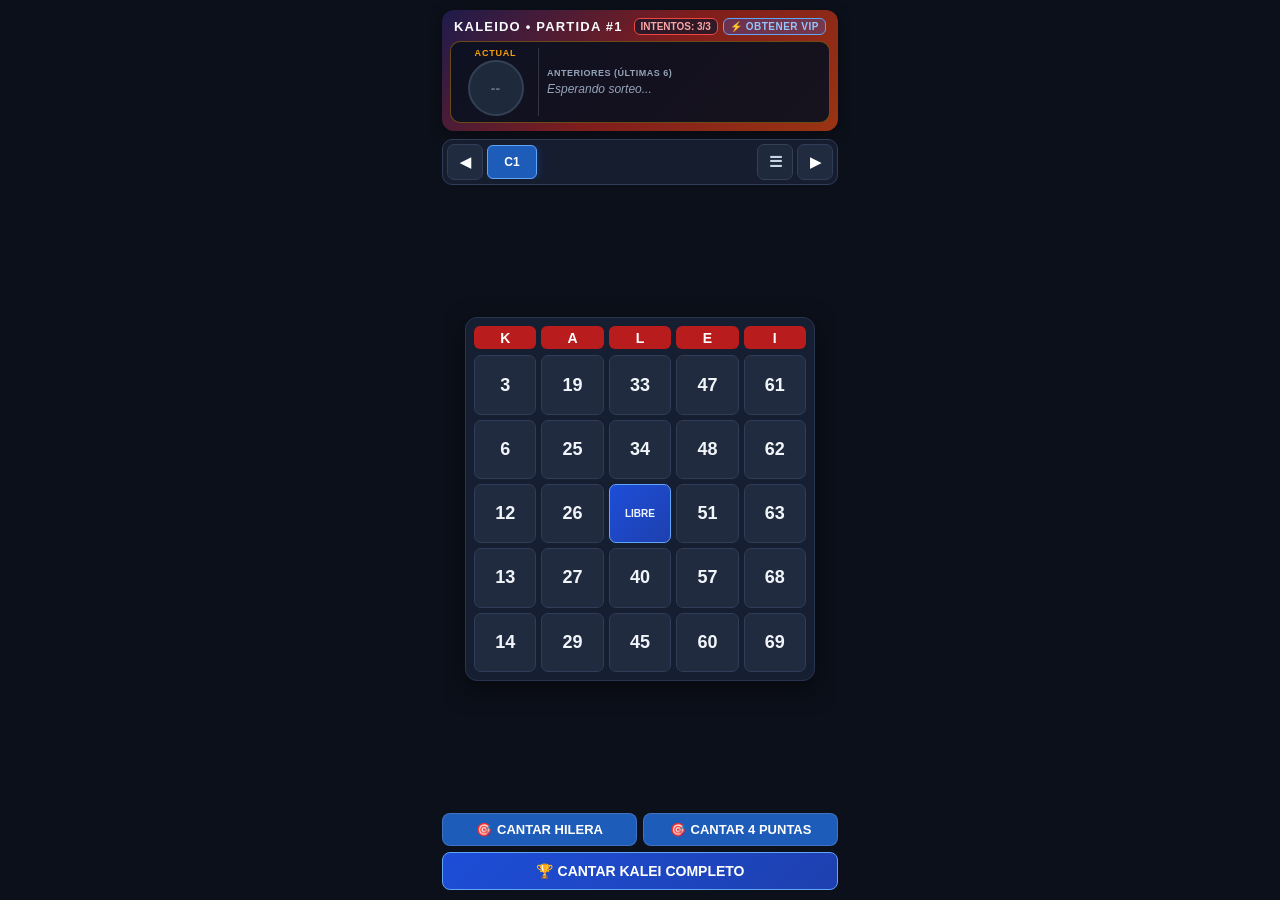
<file: index.html>
<!DOCTYPE html>
<html lang="es">
<head>
    <meta charset="UTF-8">
    <meta name="viewport" content="width=device-width, initial-scale=1.0, maximum-scale=1.0, user-scalable=no, viewport-fit=cover">
    <title>Bingo Kaleido</title>
    <script src="https://telegram.org/js/telegram-web-app.js"></script>
    <style>
        :root {
            --bg-main: #0c101a;
            --bg-card: #161e31;
            --bg-cell: #202b3f;
            --border-cell: #2f3d59;
            --cell-marked: #0284c7;
            --cell-marked-border: #38bdf8;
            --accent-red: #b91c1c;
            --accent-free: #1d4ed8;
            --accent-gold: #f59e0b;
            --accent-gold-glow: rgba(245, 158, 11, 0.4);
            --accent-green: #10b981;
            --btn-blue: #1d5cb8;
            --btn-blue-hover: #2563eb;
            --text-main: #f8fafc;
            --text-muted: #94a3b8;
        }

        * {
            box-sizing: border-box;
            margin: 0;
            padding: 0;
            user-select: none;
            -webkit-user-select: none;
            -webkit-tap-highlight-color: transparent;
        }

        html, body {
            width: 100%;
            height: 100dvh;
            max-height: 100dvh;
            background-color: var(--bg-main);
            color: var(--text-main);
            font-family: -apple-system, BlinkMacSystemFont, "Segoe UI", Roboto, Helvetica, Arial, sans-serif;
            overflow: hidden;
            display: flex;
            justify-content: center;
            align-items: center;
        }

        .viewport-lock {
            width: 100%;
            max-width: 420px;
            height: 100%;
            display: flex;
            flex-direction: column;
            justify-content: space-between;
            padding: clamp(6px, 1.4vh, 10px) clamp(8px, 2vw, 12px);
            gap: clamp(5px, 1vh, 8px);
            overflow: hidden;
        }

        /* CABECERA PRINCIPAL */
        .header-box {
            background: linear-gradient(135deg, #1e1b4b 0%, #7f1d1d 50%, #9a3412 100%);
            border-radius: 12px;
            padding: clamp(5px, 1vh, 8px);
            display: flex;
            flex-direction: column;
            gap: clamp(4px, 0.8vh, 6px);
            box-shadow: 0 4px 15px rgba(0, 0, 0, 0.4);
            flex-shrink: 0;
        }

        .header-top {
            display: flex;
            justify-content: space-between;
            align-items: center;
            padding: 0 4px;
        }

        .header-title {
            font-size: clamp(11px, 1.6vh, 13px);
            font-weight: 900;
            letter-spacing: 1.2px;
            text-transform: uppercase;
        }

        .header-badges {
            display: flex;
            align-items: center;
            gap: 5px;
        }

        .badge-intentos {
            background: rgba(15, 23, 42, 0.7);
            border: 1px solid #ef4444;
            color: #fca5a5;
            font-size: clamp(8px, 1.3vh, 10px);
            font-weight: 800;
            padding: 2px 6px;
            border-radius: 6px;
        }

        .badge-vip {
            background: rgba(245, 158, 11, 0.25);
            border: 1px solid var(--accent-gold);
            color: #fef08a;
            font-size: clamp(8px, 1.3vh, 10px);
            font-weight: 800;
            padding: 2px 6px;
            border-radius: 6px;
            letter-spacing: 0.5px;
            cursor: pointer;
        }

        .badge-upsell {
            background: rgba(37, 99, 235, 0.25);
            border: 1px solid #60a5fa;
            color: #93c5fd;
            font-size: clamp(8px, 1.3vh, 10px);
            font-weight: 800;
            padding: 2px 6px;
            border-radius: 6px;
            letter-spacing: 0.5px;
            cursor: pointer;
        }

        /* CONSOLA DE BALOTAS PROTAGÓNICA */
        .balls-console {
            display: flex;
            align-items: center;
            gap: 8px;
            background: rgba(11, 17, 32, 0.92);
            border: 1px solid rgba(245, 158, 11, 0.4);
            border-radius: 10px;
            padding: clamp(4px, 0.8vh, 6px) clamp(6px, 1.5vw, 10px);
            min-height: clamp(58px, 8.5vh, 68px);
        }

        /* VISOR DE BALOTA ACTUAL AMPLIADO */
        .current-ball-box {
            display: flex;
            flex-direction: column;
            align-items: center;
            justify-content: center;
            flex-shrink: 0;
            min-width: clamp(68px, 18vw, 78px);
            border-right: 1px solid rgba(255, 255, 255, 0.15);
            padding-right: 8px;
        }

        .current-label {
            font-size: clamp(8px, 1.2vh, 9px);
            font-weight: 800;
            color: var(--accent-gold);
            letter-spacing: 0.8px;
            text-transform: uppercase;
            margin-bottom: 2px;
        }

        .current-ball-orb {
            width: clamp(48px, 6.8vh, 56px);
            height: clamp(48px, 6.8vh, 56px);
            border-radius: 50%;
            background: radial-gradient(circle at 35% 35%, #fffbeb, #fbbf24 40%, #b45309 100%);
            color: #451a03;
            display: flex;
            flex-direction: column;
            align-items: center;
            justify-content: center;
            box-shadow: 0 0 14px rgba(245, 158, 11, 0.75);
            border: 2px solid #ffffff;
            line-height: 1;
        }

        .current-ball-orb.empty {
            background: #1e293b;
            color: #64748b;
            border-color: #334155;
            box-shadow: none;
        }

        .ball-letter {
            font-size: clamp(11px, 1.6vh, 14px);
            font-weight: 900;
            opacity: 0.95;
            margin-bottom: 1px;
        }

        .ball-number {
            font-size: clamp(18px, 2.8vh, 23px);
            font-weight: 900;
        }

        .history-lane {
            display: flex;
            flex-direction: column;
            flex: 1;
            min-width: 0;
            gap: 4px;
        }

        .history-label {
            font-size: clamp(8px, 1.2vh, 9px);
            font-weight: 700;
            color: var(--text-muted);
            letter-spacing: 0.5px;
            text-transform: uppercase;
        }

        .history-balls-row {
            display: flex;
            align-items: center;
            gap: clamp(4px, 1vw, 6px);
            overflow-x: auto;
            scrollbar-width: none;
        }

        .history-balls-row::-webkit-scrollbar {
            display: none;
        }

        .ball-history-item {
            min-width: clamp(28px, 4vh, 32px);
            height: clamp(28px, 4vh, 32px);
            padding: 0 4px;
            border-radius: 6px;
            background: #1e293b;
            color: #cbd5e1;
            border: 1px solid #334155;
            display: flex;
            align-items: center;
            justify-content: center;
            font-size: clamp(10px, 1.5vh, 12px);
            font-weight: 800;
            flex-shrink: 0;
        }

        .history-waiting-text {
            font-size: clamp(11px, 1.6vh, 12px);
            color: #94a3b8;
            font-style: italic;
        }

        /* NAVEGADOR CALIBRADO PARA 5 CARTILLAS VISIBLES */
        .nav-hybrid {
            display: flex;
            align-items: center;
            gap: 4px;
            width: 100%;
            background: rgba(22, 30, 49, 0.95);
            border: 1px solid #2f3d59;
            border-radius: 10px;
            padding: 4px;
            flex-shrink: 0;
        }

        .nav-arrow-btn {
            background: var(--bg-cell);
            color: #ffffff;
            border: 1px solid var(--border-cell);
            width: clamp(30px, 4.4vh, 36px);
            height: clamp(32px, 4.4vh, 36px);
            border-radius: 7px;
            font-size: 14px;
            font-weight: 900;
            display: flex;
            align-items: center;
            justify-content: center;
            cursor: pointer;
            flex-shrink: 0;
        }

        .nav-arrow-btn:active {
            background: var(--btn-blue);
        }

        .nav-tabs-track {
            display: flex;
            align-items: center;
            gap: 4px;
            overflow-x: hidden;
            flex: 1;
            min-width: 0;
            scroll-behavior: smooth;
        }

        /* CADA PESTAÑA OCUPA EXACTAMENTE 1/5 DEL ESPACIO VISIBLE */
        .card-tab-chip {
            flex: 0 0 calc((100% - 16px) / 5);
            background: #182236;
            color: var(--text-muted);
            border: 1px solid #2c3b57;
            height: clamp(30px, 4.2vh, 34px);
            border-radius: 6px;
            font-size: clamp(10px, 1.5vh, 12px);
            font-weight: 800;
            white-space: nowrap;
            cursor: pointer;
            display: inline-flex;
            align-items: center;
            justify-content: center;
            gap: 2px;
            transition: all 0.2s ease;
        }

        .card-tab-chip.active {
            background: var(--btn-blue);
            color: #ffffff;
            border-color: #60a5fa;
            box-shadow: 0 0 8px rgba(37, 99, 235, 0.4);
        }

        .card-tab-chip.tab-cerca {
            border-color: var(--accent-gold);
            color: #fef08a;
            box-shadow: 0 0 8px var(--accent-gold-glow);
        }

        .card-tab-chip.tab-listo {
            border-color: var(--accent-green);
            color: #a7f3d0;
            box-shadow: 0 0 8px rgba(16, 185, 129, 0.5);
            animation: pulse-tab 1.2s infinite alternate;
        }

        @keyframes pulse-tab {
            0% { transform: scale(1); }
            100% { transform: scale(1.04); }
        }

        .nav-grid-btn {
            background: #1e293b;
            color: #cbd5e1;
            border: 1px solid #334155;
            width: clamp(30px, 4.4vh, 36px);
            height: clamp(32px, 4.4vh, 36px);
            border-radius: 7px;
            font-size: 15px;
            font-weight: 900;
            display: flex;
            align-items: center;
            justify-content: center;
            cursor: pointer;
            flex-shrink: 0;
        }

        .nav-grid-btn:active {
            background: var(--btn-blue);
        }

        /* CONTENEDOR EQUILIBRADO DEL TABLERO */
        .card-wrapper {
            display: flex;
            flex-direction: column;
            justify-content: center;
            align-items: center;
            flex: 1 1 auto;
            min-height: 0;
            position: relative;
            overflow: hidden;
        }

        .proximity-banner {
            display: none;
            background: linear-gradient(90deg, rgba(245, 158, 11, 0.95), rgba(217, 119, 6, 0.95));
            color: #451a03;
            font-size: clamp(10px, 1.5vh, 11px);
            font-weight: 900;
            letter-spacing: 0.5px;
            padding: 3px 10px;
            border-radius: 10px;
            margin-bottom: 4px;
            box-shadow: 0 2px 8px rgba(0,0,0,0.4);
            flex-shrink: 0;
        }

        .card-board {
            background: var(--bg-card);
            border-radius: 12px;
            padding: clamp(6px, 1.2vh, 8px);
            border: 1px solid #28354f;
            display: flex;
            flex-direction: column;
            gap: clamp(4px, 0.8vh, 6px);
            width: 100%;
            max-width: min(350px, 48vh);
            box-shadow: 0 8px 24px rgba(0,0,0,0.5);
            transition: all 0.3s ease;
        }

        .card-board.alert-cerca {
            border: 2px solid var(--accent-gold);
            box-shadow: 0 0 18px var(--accent-gold-glow);
        }

        .card-board.alert-listo {
            border: 2px solid var(--accent-green);
            box-shadow: 0 0 20px rgba(16, 185, 129, 0.5);
        }

        .letters-row {
            display: grid;
            grid-template-columns: repeat(5, 1fr);
            gap: clamp(3px, 1vw, 5px);
            flex-shrink: 0;
        }

        .letter-cell {
            background: var(--accent-red);
            color: #ffffff;
            border-radius: 6px;
            text-align: center;
            font-weight: 900;
            font-size: clamp(11px, 1.8vh, 14px);
            padding: clamp(2px, 0.4vh, 4px) 0;
        }

        .grid-numbers {
            display: grid;
            grid-template-columns: repeat(5, 1fr);
            gap: clamp(4px, 1vh, 5px);
        }

        .num-cell {
            aspect-ratio: 1 / 0.95;
            background: var(--bg-cell);
            color: #f1f5f9;
            border-radius: 7px;
            border: 1px solid var(--border-cell);
            display: flex;
            align-items: center;
            justify-content: center;
            font-weight: 800;
            font-size: clamp(14px, 2.3vh, 18px);
            cursor: pointer;
        }

        .num-cell:active {
            transform: scale(0.95);
        }

        .num-cell.marked {
            background: linear-gradient(135deg, #0284c7 0%, #0369a1 100%);
            border-color: var(--cell-marked-border);
            color: #ffffff;
        }

        .num-cell.free-slot {
            background: linear-gradient(135deg, #1d4ed8 0%, #1e40af 100%);
            border-color: #60a5fa;
            color: #eff6ff;
            font-size: clamp(9px, 1.4vh, 10px);
            font-weight: 900;
        }

        /* BOTONERA FIJA AL FONDO */
        .actions-bar {
            display: flex;
            flex-direction: column;
            gap: clamp(4px, 0.8vh, 6px);
            flex-shrink: 0;
        }

        .actions-row {
            display: grid;
            grid-template-columns: 1fr 1fr;
            gap: 6px;
        }

        .action-btn {
            background: var(--btn-blue);
            color: #ffffff;
            border: 1px solid rgba(255,255,255,0.15);
            border-radius: 8px;
            font-weight: 800;
            font-size: clamp(11px, 1.6vh, 13px);
            display: flex;
            align-items: center;
            justify-content: center;
            gap: 5px;
            cursor: pointer;
            padding: clamp(6px, 1.2vh, 8px) 4px;
        }

        .action-btn:active {
            background: var(--btn-blue-hover);
        }

        .action-btn:disabled {
            opacity: 0.35;
            cursor: not-allowed;
            filter: grayscale(1);
        }

        .action-btn.full-width {
            grid-column: span 2;
            background: linear-gradient(135deg, #1d4ed8 0%, #1e40af 100%);
            border-color: #60a5fa;
            padding: clamp(8px, 1.4vh, 10px) 4px;
            font-size: clamp(12px, 1.8vh, 14px);
        }

        /* MODAL SELECTOR RÁPIDO */
        .modal-overlay {
            display: none;
            position: fixed;
            top: 0;
            left: 0;
            width: 100%;
            height: 100%;
            background: rgba(0, 0, 0, 0.75);
            backdrop-filter: blur(4px);
            z-index: 200;
            justify-content: center;
            align-items: center;
        }

        .modal-box {
            background: var(--bg-card);
            border: 1px solid #2f3d59;
            border-radius: 14px;
            padding: 16px;
            width: 90%;
            max-width: 320px;
            box-shadow: 0 10px 30px rgba(0,0,0,0.8);
        }

        .modal-title {
            font-size: 13px;
            font-weight: 800;
            color: var(--text-main);
            margin-bottom: 12px;
            text-align: center;
            text-transform: uppercase;
        }

        .modal-grid {
            display: grid;
            grid-template-columns: repeat(5, 1fr);
            gap: 6px;
            margin-bottom: 12px;
            max-height: 240px;
            overflow-y: auto;
        }

        .modal-grid button {
            background: var(--bg-cell);
            border: 1px solid var(--border-cell);
            color: #ffffff;
            padding: 8px 0;
            border-radius: 7px;
            font-size: 12px;
            font-weight: 800;
            cursor: pointer;
            display: flex;
            align-items: center;
            justify-content: center;
            gap: 2px;
        }

        .modal-grid button.activo {
            background: var(--btn-blue);
            border-color: #60a5fa;
        }

        .modal-grid button.cerca {
            border-color: var(--accent-gold);
            color: #fef08a;
            box-shadow: 0 0 6px var(--accent-gold-glow);
        }

        .modal-grid button.listo {
            border-color: var(--accent-green);
            color: #a7f3d0;
            box-shadow: 0 0 6px rgba(16, 185, 129, 0.5);
        }

        .modal-close-btn {
            width: 100%;
            background: #334155;
            color: #ffffff;
            border: none;
            padding: 9px 0;
            border-radius: 7px;
            font-weight: 700;
            font-size: 12px;
            cursor: pointer;
        }

        /* TOAST FLOTANTE */
        .toast-notify {
            position: fixed;
            top: 15px;
            left: 50%;
            transform: translateX(-50%);
            background: rgba(15, 23, 42, 0.95);
            border: 1px solid #38bdf8;
            color: #ffffff;
            padding: 7px 16px;
            border-radius: 18px;
            font-size: 12px;
            font-weight: 700;
            box-shadow: 0 4px 18px rgba(0,0,0,0.6);
            z-index: 300;
            opacity: 0;
            pointer-events: none;
            transition: opacity 0.3s ease;
        }

        .toast-notify.visible {
            opacity: 1;
        }
    </style>
</head>
<body>

    <div class="viewport-lock">
        <!-- CABECERA CON CONSOLA DE BALOTAS -->
        <header class="header-box">
            <div class="header-top">
                <span class="header-title" id="headerTitle">KALEIDO BINGO</span>
                <div class="header-badges">
                    <span class="badge-intentos" id="badgeIntentos">INTENTOS: 3/3</span>
                    <span id="vipBadge"></span>
                </div>
            </div>
            
            <div class="balls-console">
                <div class="current-ball-box">
                    <span class="current-label">ACTUAL</span>
                    <div class="current-ball-orb empty" id="currentBallVal">
                        <span class="ball-letter" id="ballLetter">--</span>
                        <span class="ball-number" id="ballNumber"></span>
                    </div>
                </div>

                <div class="history-lane">
                    <span class="history-label">ANTERIORES (ÚLTIMAS 6)</span>
                    <div class="history-balls-row" id="historyBallsRow">
                        <span class="history-waiting-text" id="waitingNotice">Esperando sorteo...</span>
                    </div>
                </div>
            </div>
        </header>

        <!-- NAVEGADOR HÍBRIDO (5 CARTILLAS VISIBLES) -->
        <nav class="nav-hybrid">
            <button class="nav-arrow-btn" onclick="cambiarCartilla(-1)" title="Cartilla anterior">◀</button>
            <div class="nav-tabs-track" id="tabsTrack"></div>
            <button class="nav-grid-btn" onclick="abrirModalSelector()" title="Ver todas las cartillas">☰</button>
            <button class="nav-arrow-btn" onclick="cambiarCartilla(1)" title="Siguiente cartilla">▶</button>
        </nav>

        <!-- CONTENEDOR CENTRADO DE CARTILLA -->
        <div class="card-wrapper">
            <div class="proximity-banner" id="proximityBanner"></div>
            <main class="card-board" id="cardBoard">
                <div class="letters-row">
                    <div class="letter-cell">K</div>
                    <div class="letter-cell">A</div>
                    <div class="letter-cell">L</div>
                    <div class="letter-cell">E</div>
                    <div class="letter-cell">I</div>
                </div>
                <div class="grid-numbers" id="gridNumbers"></div>
            </main>
        </div>

        <!-- BOTONERA DE ACCIÓN -->
        <footer class="actions-bar">
            <div class="actions-row">
                <button class="action-btn" id="btnHilera">
                    <span>🎯</span> CANTAR HILERA
                </button>
                <button class="action-btn" id="btnPuntas">
                    <span>🎯</span> CANTAR 4 PUNTAS
                </button>
                <button class="action-btn full-width" id="btnBingo">
                    <span>🏆</span> CANTAR KALEI COMPLETO
                </button>
            </div>
        </footer>
    </div>

    <!-- MODAL SELECTOR RÁPIDO CON ALERTAS -->
    <div id="modalSelector" class="modal-overlay" onclick="cerrarModalSelector(event)">
        <div class="modal-box" onclick="event.stopPropagation()">
            <div class="modal-title">Seleccionar Cartilla</div>
            <div id="modalGrid" class="modal-grid"></div>
            <button class="modal-close-btn" onclick="cerrarModalSelector()">Cerrar</button>
        </div>
    </div>

    <div class="toast-notify" id="toastNotify"></div>
    <script>
        const tg = window.Telegram?.WebApp;
        if (tg) {
            tg.ready();
            tg.expand();
        }

        const WORKER_URL = "https://bingo-kalei-ve-worker.onrender.com";

        const urlParams = new URLSearchParams(window.location.search);
        const rawParamC = urlParams.get('c') || '';
        const paramVip = (urlParams.get('vip') || '').toLowerCase() === 'si';
        const salaId = urlParams.get('s') || '1';

        let cartillasData = [];
        let activeCardIdx = 0;
        let historialBalotas = [];
        let balotasCantadasSet = new Set();
        let intentosGlobales = 3;

        // Banderas de sincronización en tiempo real desde worker.py
        let hileraCantadaServidor = false;
        let puntasCantadasServidor = false;
        let kaleiCantadoServidor = false;
        let enGraciaServidor = false;

        // GESTIÓN DEL BADGE VIP / UPSELL
        const badgeEl = document.getElementById('vipBadge');
        if (paramVip) {
            badgeEl.className = 'badge-vip';
            badgeEl.innerText = '⭐ VIP';
            badgeEl.onclick = () => {
                mostrarToast("⭐ VIP Activo: automarcado, alertas y orden prioritario.");
                hapticFeedback('selection');
            };
        } else {
            badgeEl.className = 'badge-upsell';
            badgeEl.innerText = '⚡ OBTENER VIP';
            badgeEl.onclick = () => {
                mostrarToast("⭐ ¡Con VIP juegas hasta 20 cartillas con automarcado! Adquiérelo en el bot.");
                hapticFeedback('impact');
            };
        }

        document.getElementById('headerTitle').innerText = `KALEIDO • PARTIDA #${salaId}`;

        // LÍNEAS REGLAMENTARIAS
        const LINEAS_VALIDAS = [
            [0,1,2,3,4], [5,6,7,8,9], [10,11,12,13,14], [15,16,17,18,19], [20,21,22,23,24],
            [0,5,10,15,20], [1,6,11,16,21], [2,7,12,17,22], [3,8,13,18,23], [4,9,14,19,24],
            [0,6,12,18,24], [4,8,12,16,20]
        ];
        const PUNTAS_POS = [0, 4, 20, 24];

        function inicializarCartillas() {
            let numeros = rawParamC.split(',').map(s => s.trim()).filter(Boolean);
            
            if (numeros.length === 0) {
                numeros = [
                    "3","19","33","47","61",
                    "6","25","34","48","62",
                    "12","26","libre","51","63",
                    "13","27","40","57","68",
                    "14","29","45","60","69"
                ];
            }

            let cartillaCount = 1;
            for (let i = 0; i < numeros.length; i += 25) {
                const bloque = numeros.slice(i, i + 25);
                if (bloque.length === 25) {
                    const setMarcas = new Set([12]);
                    cartillasData.push({
                        idOriginal: cartillaCount++,
                        numeros: bloque,
                        marcas: setMarcas
                    });
                }
            }

            actualizarEstadoJuego();
        }

        function calcularDistanciaCanto(marcas) {
            let minHilera = 99;
            if (!hileraCantadaServidor && !enGraciaServidor && !kaleiCantadoServidor) {
                LINEAS_VALIDAS.forEach(linea => {
                    const faltantes = linea.filter(pos => !marcas.has(pos)).length;
                    if (faltantes < minHilera) minHilera = faltantes;
                });
            }

            let minPuntas = 99;
            if (!puntasCantadasServidor && !enGraciaServidor && !kaleiCantadoServidor) {
                minPuntas = PUNTAS_POS.filter(pos => !marcas.has(pos)).length;
            }

            let minKalei = 99;
            if (!kaleiCantadoServidor) {
                let faltantesKalei = 0;
                for (let i = 0; i < 25; i++) {
                    if (!marcas.has(i)) faltantesKalei++;
                }
                minKalei = faltantesKalei;
            }

            const minDist = Math.min(minHilera, minPuntas, minKalei);
            if (minDist >= 99) {
                return { distancia: 99, tipo: 'ninguno' };
            }

            let tipo = 'hilera';
            if (minDist === minKalei) tipo = 'kalei';
            else if (minDist === minPuntas) tipo = 'puntas';

            return { distancia: minDist, tipo: tipo };
        }

        function actualizarEstadoJuego(autoSeleccionarMejor = false) {
            if (cartillasData.length === 0) return;

            if (paramVip && cartillasData.length > 1) {
                const idPrevio = cartillasData[activeCardIdx]?.idOriginal;

                cartillasData.sort((a, b) => {
                    const distA = calcularDistanciaCanto(a.marcas).distancia;
                    const distB = calcularDistanciaCanto(b.marcas).distancia;
                    return distA - distB;
                });

                if (autoSeleccionarMejor) {
                    activeCardIdx = 0;
                } else {
                    const nuevoIdx = cartillasData.findIndex(c => c.idOriginal === idPrevio);
                    activeCardIdx = nuevoIdx !== -1 ? nuevoIdx : 0;
                }
            }

            renderizarNavTabs();
            renderizarCartillaActiva();
        }

        function renderizarNavTabs() {
            const track = document.getElementById('tabsTrack');
            track.innerHTML = '';

            cartillasData.forEach((c, idx) => {
                const btn = document.createElement('button');
                const esActiva = idx === activeCardIdx;
                let clases = `card-tab-chip ${esActiva ? 'active' : ''}`;
                let iconoExtra = '';

                if (paramVip) {
                    const distInfo = calcularDistanciaCanto(c.marcas);
                    if (distInfo.distancia === 0) {
                        clases += ' tab-listo';
                        iconoExtra = ' 🏆';
                    } else if (distInfo.distancia === 1) {
                        clases += ' tab-cerca';
                        iconoExtra = ' 🔥';
                    }
                }

                btn.className = clases;
                btn.innerText = `C${c.idOriginal}${iconoExtra}`;
                btn.onclick = () => {
                    activeCardIdx = idx;
                    renderizarNavTabs();
                    renderizarCartillaActiva();
                    hapticFeedback('selection');
                };

                track.appendChild(btn);

                if (esActiva) {
                    setTimeout(() => {
                        btn.scrollIntoView({ behavior: 'smooth', inline: 'center', block: 'nearest' });
                    }, 50);
                }
            });
        }

        function cambiarCartilla(delta) {
            if (cartillasData.length <= 1) return;
            activeCardIdx = (activeCardIdx + delta + cartillasData.length) % cartillasData.length;
            renderizarNavTabs();
            renderizarCartillaActiva();
            hapticFeedback('selection');
        }

        function abrirModalSelector() {
            const grid = document.getElementById('modalGrid');
            grid.innerHTML = '';

            cartillasData.forEach((c, idx) => {
                const btn = document.createElement('button');
                btn.innerText = c.idOriginal;

                if (idx === activeCardIdx) {
                    btn.classList.add('activo');
                }

                if (paramVip) {
                    const d = calcularDistanciaCanto(c.marcas).distancia;
                    if (d === 0) {
                        btn.classList.add('listo');
                        btn.innerText = `${c.idOriginal} 🏆`;
                    } else if (d === 1) {
                        btn.classList.add('cerca');
                        btn.innerText = `${c.idOriginal} 🔥`;
                    }
                }

                btn.onclick = () => {
                    activeCardIdx = idx;
                    renderizarNavTabs();
                    renderizarCartillaActiva();
                    cerrarModalSelector();
                    hapticFeedback('selection');
                };
                grid.appendChild(btn);
            });

            document.getElementById('modalSelector').style.display = 'flex';
        }

        function cerrarModalSelector(event) {
            if (event && event.target !== document.getElementById('modalSelector')) return;
            document.getElementById('modalSelector').style.display = 'none';
        }

        function renderizarCartillaActiva() {
            const grid = document.getElementById('gridNumbers');
            const board = document.getElementById('cardBoard');
            const banner = document.getElementById('proximityBanner');
            grid.innerHTML = '';

            const cartilla = cartillasData[activeCardIdx];
            if (!cartilla) return;

            const distInfo = calcularDistanciaCanto(cartilla.marcas);

            board.classList.remove('alert-cerca', 'alert-listo');
            banner.style.display = 'none';

            if (enGraciaServidor || kaleiCantadoServidor) {
                banner.innerText = "⏳ VERIFICANDO GANADORES... Atento al grupo de la sala";
                banner.style.background = 'linear-gradient(90deg, #1d4ed8, #1e40af)';
                banner.style.color = '#ffffff';
                banner.style.display = 'block';
            } else if (paramVip && distInfo.distancia < 99) {
                if (distInfo.distancia === 0) {
                    board.classList.add('alert-listo');
                    banner.innerText = `🏆 ¡CANTO DE ${distInfo.tipo.toUpperCase()} LISTO PARA RECLAMAR!`;
                    banner.style.background = 'linear-gradient(90deg, #10b981, #059669)';
                    banner.style.color = '#ffffff';
                    banner.style.display = 'block';
                } else if (distInfo.distancia === 1) {
                    board.classList.add('alert-cerca');
                    banner.innerText = `🔥 ¡A 1 NÚMERO DE COMPLETAR ${distInfo.tipo.toUpperCase()}!`;
                    banner.style.background = 'linear-gradient(90deg, #f59e0b, #d97706)';
                    banner.style.color = '#451a03';
                    banner.style.display = 'block';
                }
            }

            cartilla.numeros.forEach((valor, idx) => {
                const cell = document.createElement('div');
                const esLibre = idx === 12 || String(valor).toLowerCase() === 'libre';
                const estaMarcado = cartilla.marcas.has(idx);

                if (esLibre) {
                    cell.className = 'num-cell free-slot marked';
                    cell.innerText = 'LIBRE';
                } else {
                    cell.className = `num-cell ${estaMarcado ? 'marked' : ''}`;
                    cell.innerText = valor;
                    cell.onclick = () => alternarMarcado(idx);
                }
                grid.appendChild(cell);
            });

            actualizarEstadoBotones();
        }

        function actualizarEstadoBotones() {
            const btnH = document.getElementById('btnHilera');
            const btnP = document.getElementById('btnPuntas');
            const btnK = document.getElementById('btnBingo');

            if (intentosGlobales <= 0) {
                btnH.disabled = true;
                btnP.disabled = true;
                btnK.disabled = true;
                return;
            }

            if (enGraciaServidor || kaleiCantadoServidor) {
                btnH.disabled = true;
                btnP.disabled = true;
                btnK.disabled = true;
                btnH.innerHTML = '<span>🔒</span> HILERA BLOQUEADA';
                btnP.innerHTML = '<span>🔒</span> 4 PUNTAS BLOQUEADAS';
                btnK.innerHTML = '<span>⏳</span> VERIFICANDO GANADORES...';
                return;
            }

            if (hileraCantadaServidor) {
                btnH.disabled = true;
                btnH.innerHTML = '<span>🔒</span> HILERA YA RECLAMADA';
            } else {
                btnH.disabled = false;
                btnH.innerHTML = '<span>🎯</span> CANTAR HILERA';
            }

            if (puntasCantadasServidor) {
                btnP.disabled = true;
                btnP.innerHTML = '<span>🔒</span> 4 PUNTAS RECLAMADAS';
            } else {
                btnP.disabled = false;
                btnP.innerHTML = '<span>🎯</span> CANTAR 4 PUNTAS';
            }

            btnK.disabled = false;
            btnK.innerHTML = '<span>🏆</span> CANTAR KALEI COMPLETO';
        }

        function alternarMarcado(idx) {
            if (idx === 12) return;
            const marcas = cartillasData[activeCardIdx].marcas;
            if (marcas.has(idx)) {
                marcas.delete(idx);
            } else {
                marcas.add(idx);
                hapticFeedback('impact');
            }
            actualizarEstadoJuego(false);
        }

        function registrarBalota(numeroCompleto) {
            if (!numeroCompleto || historialBalotas.includes(numeroCompleto)) return;

            historialBalotas.unshift(numeroCompleto);
            if (historialBalotas.length > 7) {
                historialBalotas.pop();
            }

            const numPuro = String(numeroCompleto).includes('-') 
                ? String(numeroCompleto).split('-')[1] 
                : String(numeroCompleto);

            if (!balotasCantadasSet.has(numPuro)) {
                balotasCantadasSet.add(numPuro);

                if (paramVip) {
                    cartillasData.forEach(c => {
                        c.numeros.forEach((val, cellIdx) => {
                            if (String(val) === String(numPuro)) {
                                c.marcas.add(cellIdx);
                            }
                        });
                    });
                    actualizarEstadoJuego(true);
                }
            }

            renderizarConsolaBalotas();
        }

        function renderizarConsolaBalotas() {
            const currentOrb = document.getElementById('currentBallVal');
            const ballLetter = document.getElementById('ballLetter');
            const ballNumber = document.getElementById('ballNumber');
            const historyRow = document.getElementById('historyBallsRow');
            const waitingNotice = document.getElementById('waitingNotice');

            if (historialBalotas.length === 0) {
                currentOrb.className = 'current-ball-orb empty';
                ballLetter.innerText = '--';
                ballNumber.innerText = '';
                if (waitingNotice) waitingNotice.style.display = 'inline';
                historyRow.innerHTML = '<span class="history-waiting-text" id="waitingNotice">Esperando sorteo...</span>';
                return;
            }

            const actual = historialBalotas[0];
            currentOrb.className = 'current-ball-orb';

            if (String(actual).includes('-')) {
                const partes = actual.split('-');
                ballLetter.innerText = partes[0];
                ballNumber.innerText = partes[1];
            } else {
                ballLetter.innerText = '';
                ballNumber.innerText = actual;
            }

            historyRow.innerHTML = '';
            const previas = historialBalotas.slice(1);

            if (previas.length === 0) {
                historyRow.innerHTML = '<span class="history-waiting-text">Primera balota cantada</span>';
                return;
            }

            previas.forEach(num => {
                const item = document.createElement('div');
                item.className = 'ball-history-item';
                item.innerText = num;
                historyRow.appendChild(item);
            });
        }

        async function sincronizarBalotasWorker() {
            try {
                const resp = await fetch(`${WORKER_URL}/balotas_activas?sala_id=${salaId}`);
                const data = await resp.json();
                if (data.ok) {
                    const cambioBandera = (
                        hileraCantadaServidor !== !!data.hilera_cantada ||
                        puntasCantadasServidor !== !!data.puntas_cantadas ||
                        kaleiCantadoServidor !== !!data.kalei_cantado ||
                        enGraciaServidor !== !!data.en_gracia
                    );

                    hileraCantadaServidor = !!data.hilera_cantada;
                    puntasCantadasServidor = !!data.puntas_cantadas;
                    kaleiCantadoServidor = !!data.kalei_cantado;
                    enGraciaServidor = !!data.en_gracia;

                    if (Array.isArray(data.balotas)) {
                        const enOrden = [...data.balotas].reverse();
                        enOrden.forEach(b => registrarBalota(b));
                    }

                    if (cambioBandera) {
                        actualizarEstadoJuego(false);
                    }
                    actualizarEstadoBotones();
                }
            } catch (e) {
                console.log("Esperando conexión con el Worker...", e);
            }
        }

        function verificarHilera(marcas) {
            return LINEAS_VALIDAS.some(linea => linea.every(pos => marcas.has(pos)));
        }

        function verificarPuntas(marcas) {
            return PUNTAS_POS.every(pos => marcas.has(pos));
        }

        function verificarKalei(marcas) {
            for (let i = 0; i < 25; i++) {
                if (!marcas.has(i)) return false;
            }
            return true;
        }

        async function ejecutarCanto(tipo) {
            if (intentosGlobales <= 0) return;

            if (tipo === 'hilera' && hileraCantadaServidor) {
                mostrarToast("🔒 La Hilera ya fue reclamada en esta partida.");
                hapticFeedback('error');
                return;
            }
            if (tipo === 'puntas' && puntasCantadasServidor) {
                mostrarToast("🔒 Las 4 Puntas ya fueron reclamadas en esta partida.");
                hapticFeedback('error');
                return;
            }
            if ((kaleiCantadoServidor || enGraciaServidor) && tipo !== 'bingo') {
                mostrarToast("🔒 Partida en cierre o verificación de ganadores.");
                hapticFeedback('error');
                return;
            }

            const cartilla = cartillasData[activeCardIdx];
            if (!cartilla) return;

            let valido = false;
            const etiquetaCanto = tipo === 'bingo' ? 'KALEI' : tipo.toUpperCase();

            if (tipo === 'hilera') valido = verificarHilera(cartilla.marcas);
            else if (tipo === 'puntas') valido = verificarPuntas(cartilla.marcas);
            else if (tipo === 'bingo') valido = verificarKalei(cartilla.marcas);

            if (!valido) {
                intentosGlobales--;
                const badge = document.getElementById('badgeIntentos');
                if (badge) badge.innerText = `INTENTOS: ${intentosGlobales}/3`;
                hapticFeedback('error');

                if (intentosGlobales <= 0) {
                    actualizarEstadoBotones();
                    mostrarToast("❌ Has agotado tus 3 intentos en esta partida.");
                } else {
                    mostrarToast(`⚠️ Canto incorrecto. Te quedan ${intentosGlobales} intento(s).`);
                }
                return;
            }

            hapticFeedback('success');
            mostrarToast(`⏳ Validando ${etiquetaCanto} con la sala...`);

            const usuarioTg = tg?.initDataUnsafe?.user;
            const telegramId = usuarioTg?.id ? String(usuarioTg.id) : "";
            const aliasUsuario = usuarioTg?.username ? `@${usuarioTg.username}` : (usuarioTg?.first_name || "Jugador");

            const payload = {
                sala_id: parseInt(salaId),
                tipo_canto: tipo,
                cartilla_num: cartilla.idOriginal,
                telegram_id: telegramId,
                alias: aliasUsuario
            };

            try {
                const resp = await fetch(`${WORKER_URL}/cantar`, {
                    method: 'POST',
                    headers: {
                        'Content-Type': 'application/json',
                        'X-Telegram-Init-Data': tg?.initData || ''
                    },
                    body: JSON.stringify(payload)
                });
                const resData = await resp.json();

                if (resData.ok) {
                    if (resData.en_gracia) {
                        enGraciaServidor = true;
                        actualizarEstadoBotones();
                        renderizarCartillaActiva();
                        mostrarToast("⏳ ¡Kalei registrado! Verificando posibles empates en la sala...");
                    } else {
                        mostrarToast(`🎉 ¡${etiquetaCanto} CANTADO CON ÉXITO!`);
                    }
                    if (tipo === 'bingo') {
                        kaleiCantadoServidor = true;
                        actualizarEstadoBotones();
                    }
                } else {
                    mostrarToast(`⚠️ ${resData.mensaje || 'No se pudo procesar el canto'}`);
                    if (resData.descalificado) {
                        intentosGlobales = 0;
                        actualizarEstadoBotones();
                    }
                }
            } catch (err) {
                console.error("Aviso al comunicar canto al Worker:", err);
                mostrarToast(`⚠️ Error al comunicar canto con el servidor`);
            }
        }

        function hapticFeedback(tipo) {
            if (!tg?.HapticFeedback) return;
            if (tipo === 'impact') tg.HapticFeedback.impactOccurred('medium');
            else if (tipo === 'selection') tg.HapticFeedback.selectionChanged();
            else if (tipo === 'success') tg.HapticFeedback.notificationOccurred('success');
            else if (tipo === 'error') tg.HapticFeedback.notificationOccurred('error');
        }

        function mostrarToast(msj) {
            const t = document.getElementById('toastNotify');
            t.innerText = msj;
            t.classList.add('visible');
            setTimeout(() => t.classList.remove('visible'), 3000);
        }

        document.getElementById('btnHilera').onclick = () => ejecutarCanto('hilera');
        document.getElementById('btnPuntas').onclick = () => ejecutarCanto('puntas');
        document.getElementById('btnBingo').onclick = () => ejecutarCanto('bingo');

        inicializarCartillas();
        setInterval(sincronizarBalotasWorker, 2500);
    </script>
</body>
</html>
</file>
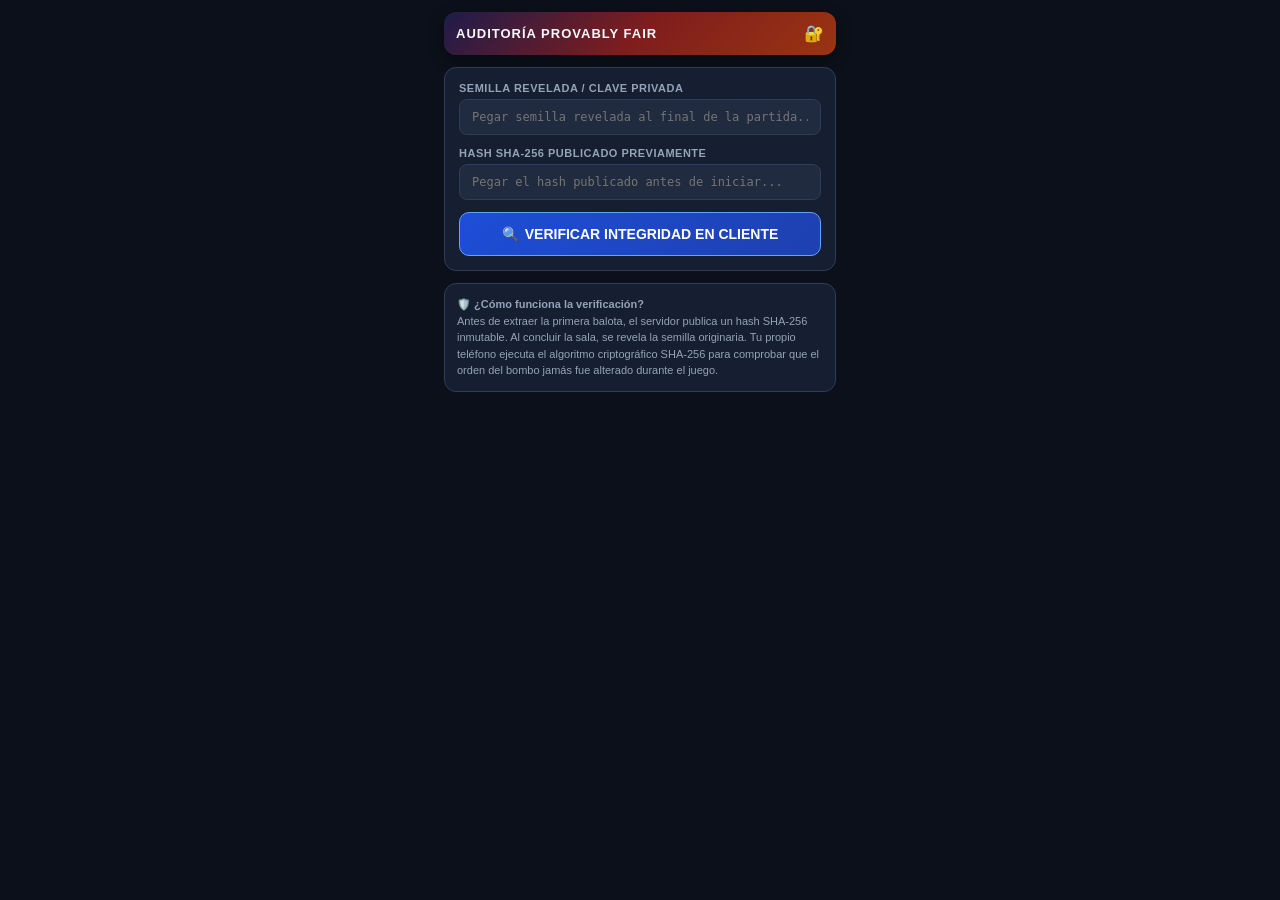
<file: auditoria_fair.html>
<!DOCTYPE html>
<html lang="es">
<head>
    <meta charset="UTF-8">
    <meta name="viewport" content="width=device-width, initial-scale=1.0, maximum-scale=1.0, user-scalable=no, viewport-fit=cover">
    <meta http-equiv="Cache-Control" content="no-cache, no-store, must-revalidate">
    <meta http-equiv="Pragma" content="no-cache">
    <meta http-equiv="Expires" content="0">
    <title>Auditoría Provably Fair • Bingo Kaleido</title>
    <script src="https://telegram.org/js/telegram-web-app.js"></script>
    <style>
        :root {
            --bg-main: #0c101a;
            --bg-card: #161e31;
            --bg-cell: #202b3f;
            --border-cell: #2f3d59;
            --accent-gold: #f59e0b;
            --accent-gold-glow: rgba(245, 158, 11, 0.4);
            --accent-green: #10b981;
            --accent-red: #ef4444;
            --btn-blue: #1d5cb8;
            --text-main: #f8fafc;
            --text-muted: #94a3b8;
        }

        * {
            box-sizing: border-box;
            margin: 0;
            padding: 0;
            user-select: none;
            -webkit-user-select: none;
            -webkit-tap-highlight-color: transparent;
        }

        html, body {
            width: 100%;
            height: var(--tg-viewport-stable-height, 100dvh);
            min-height: var(--tg-viewport-stable-height, 100dvh);
            background-color: var(--bg-main);
            color: var(--text-main);
            font-family: -apple-system, BlinkMacSystemFont, "Segoe UI", Roboto, sans-serif;
            overflow-y: auto;
            overflow-x: hidden;
            display: flex;
            justify-content: center;
        }

        .viewport-container {
            width: 100%;
            max-width: 420px;
            display: flex;
            flex-direction: column;
            padding: 12px 14px;
            gap: 12px;
            min-height: 100%;
        }

        .header-box {
            background: linear-gradient(135deg, #1e1b4b 0%, #7f1d1d 50%, #9a3412 100%);
            border-radius: 12px;
            padding: 12px;
            display: flex;
            justify-content: space-between;
            align-items: center;
            box-shadow: 0 4px 15px rgba(0, 0, 0, 0.4);
            flex-shrink: 0;
        }

        .header-title {
            font-size: 13px;
            font-weight: 900;
            letter-spacing: 1px;
            text-transform: uppercase;
        }

        .audit-card {
            background: var(--bg-card);
            border: 1px solid var(--border-cell);
            border-radius: 12px;
            padding: 14px;
            display: flex;
            flex-direction: column;
            gap: 12px;
        }

        .field-group {
            display: flex;
            flex-direction: column;
            gap: 5px;
        }

        .field-label {
            font-size: 11px;
            font-weight: 800;
            color: var(--text-muted);
            letter-spacing: 0.5px;
            text-transform: uppercase;
        }

        .hash-input {
            background: var(--bg-cell);
            border: 1px solid var(--border-cell);
            color: #ffffff;
            padding: 10px 12px;
            border-radius: 8px;
            font-size: 12px;
            font-family: monospace;
            outline: none;
            width: 100%;
            -webkit-user-select: text;
            user-select: text;
        }

        .hash-input:focus {
            border-color: #60a5fa;
        }

        .btn-verify {
            background: linear-gradient(135deg, #1d4ed8 0%, #1e40af 100%);
            border: 1px solid #60a5fa;
            color: #ffffff;
            padding: 13px 0;
            border-radius: 10px;
            font-size: 14px;
            font-weight: 900;
            cursor: pointer;
            display: flex;
            align-items: center;
            justify-content: center;
            gap: 6px;
            transition: opacity 0.2s;
        }

        .btn-verify:active {
            transform: scale(0.98);
        }

        .result-box {
            display: none;
            background: var(--bg-cell);
            border-radius: 10px;
            padding: 12px;
            border: 1px solid var(--border-cell);
            flex-direction: column;
            gap: 8px;
            text-align: center;
        }

        .result-badge {
            display: inline-block;
            font-size: 13px;
            font-weight: 900;
            padding: 4px 12px;
            border-radius: 20px;
            letter-spacing: 0.5px;
        }

        .badge-valid {
            background: rgba(16, 185, 129, 0.2);
            border: 1px solid var(--accent-green);
            color: #a7f3d0;
        }

        .badge-invalid {
            background: rgba(239, 68, 68, 0.2);
            border: 1px solid var(--accent-red);
            color: #fca5a5;
        }

        .explanation-card {
            background: var(--bg-card);
            border: 1px solid var(--border-cell);
            border-radius: 12px;
            padding: 12px;
            font-size: 11px;
            color: var(--text-muted);
            line-height: 1.5;
        }

        .toast-notify {
            position: fixed;
            top: 15px;
            left: 50%;
            transform: translateX(-50%);
            background: rgba(15, 23, 42, 0.95);
            border: 1px solid #38bdf8;
            color: #ffffff;
            padding: 8px 18px;
            border-radius: 20px;
            font-size: 12px;
            font-weight: 700;
            box-shadow: 0 4px 18px rgba(0,0,0,0.7);
            z-index: 300;
            opacity: 0;
            pointer-events: none;
            transition: opacity 0.3s ease;
            text-align: center;
            max-width: 90%;
        }

        .toast-notify.visible {
            opacity: 1;
        }
    </style>
</head>
<body>

    <div class="viewport-container">
        <header class="header-box">
            <span class="header-title">AUDITORÍA PROVABLY FAIR</span>
            <span style="font-size: 16px;">🔐</span>
        </header>

        <div class="audit-card">
            <div class="field-group">
                <label class="field-label">Semilla Revelada / Clave Privada</label>
                <input type="text" class="hash-input" id="inpSemilla" placeholder="Pegar semilla revelada al final de la partida...">
            </div>

            <div class="field-group">
                <label class="field-label">Hash SHA-256 Publicado Previamente</label>
                <input type="text" class="hash-input" id="inpHashEsperado" placeholder="Pegar el hash publicado antes de iniciar...">
            </div>

            <button class="btn-verify" onclick="verificarHashLocal()">
                <span>🔍</span> VERIFICAR INTEGRIDAD EN CLIENTE
            </button>

            <div class="result-box" id="resultContainer">
                <div id="resultBadge" class="result-badge">--</div>
                <div style="font-size: 11px; color: var(--text-muted); word-break: break-all;" id="txtHashCalculado"></div>
            </div>
        </div>

        <div class="explanation-card">
            🛡️ <strong>¿Cómo funciona la verificación?</strong><br>
            Antes de extraer la primera balota, el servidor publica un hash SHA-256 inmutable. Al concluir la sala, se revela la semilla originaria. Tu propio teléfono ejecuta el algoritmo criptográfico SHA-256 para comprobar que el orden del bombo jamás fue alterado durante el juego.
        </div>
    </div>

    <div class="toast-notify" id="toastNotify"></div>

    <script>
        const tg = window.Telegram?.WebApp;
        if (tg) {
            tg.ready();
            tg.expand();
            tg.enableClosingConfirmation();
            tg.onEvent('viewportChanged', (e) => {
                if (e.isStateStable) document.body.style.height = 'var(--tg-viewport-stable-height, 100dvh)';
            });
        }

        const urlParams = new URLSearchParams(window.location.search);
        const urlSemilla = urlParams.get('seed') || '';
        const urlHash = urlParams.get('hash') || '';

        if (urlSemilla) document.getElementById('inpSemilla').value = urlSemilla;
        if (urlHash) document.getElementById('inpHashEsperado').value = urlHash;

        async function sha256Nativo(cadena) {
            const encoder = new TextEncoder();
            const data = encoder.encode(cadena);
            const hashBuffer = await crypto.subtle.digest('SHA-256', data);
            const hashArray = Array.from(new Uint8Array(hashBuffer));
            return hashArray.map(b => b.toString(16).padStart(2, '0')).join('');
        }

        async function verificarHashLocal() {
            hapticFeedback('impact');
            const semilla = document.getElementById('inpSemilla').value.trim();
            const esperado = document.getElementById('inpHashEsperado').value.trim().toLowerCase();

            if (!semilla) {
                hapticFeedback('error');
                mostrarToast("❌ Ingresa la semilla originaria de la sala");
                return;
            }

            const contenedor = document.getElementById('resultContainer');
            const badge = document.getElementById('resultBadge');
            const txtCalc = document.getElementById('txtHashCalculado');

            contenedor.style.display = 'flex';

            try {
                const hashCalculado = await sha256Nativo(semilla);
                txtCalc.innerHTML = `<strong>Hash Computado:</strong><br>${hashCalculado}`;

                if (esperado && hashCalculado === esperado) {
                    hapticFeedback('success');
                    badge.className = "result-badge badge-valid";
                    badge.innerText = "✅ CRIPTOGRÁFICAMENTE ÍNTEGRO";
                    mostrarToast("🎉 ¡Auditoría perfecta! El sorteo no fue manipulado.");
                } else if (esperado && hashCalculado !== esperado) {
                    hapticFeedback('error');
                    badge.className = "result-badge badge-invalid";
                    badge.innerText = "❌ DISCREPANCIA DETECTADA";
                    mostrarToast("⚠️ El hash generado no coincide con el anunciado.");
                } else {
                    hapticFeedback('selection');
                    badge.className = "result-badge badge-valid";
                    badge.innerText = "🔑 HASH CALCULADO CON ÉXITO";
                }
            } catch (err) {
                console.error("Error criptográfico:", err);
                mostrarToast("⚠️ Error al ejecutar SHA-256 en cliente");
            }
        }

        function hapticFeedback(tipo) {
            if (!tg?.HapticFeedback) return;
            if (tipo === 'impact') tg.HapticFeedback.impactOccurred('medium');
            else if (tipo === 'selection') tg.HapticFeedback.selectionChanged();
            else if (tipo === 'success') tg.HapticFeedback.notificationOccurred('success');
            else if (tipo === 'error') tg.HapticFeedback.notificationOccurred('error');
        }

        function mostrarToast(msj) {
            const t = document.getElementById('toastNotify');
            t.innerText = msj;
            t.classList.add('visible');
            setTimeout(() => t.classList.remove('visible'), 2800);
        }

        if (urlSemilla && urlHash) {
            verificarHashLocal();
        }
    </script>
</body>
</html>
</file>
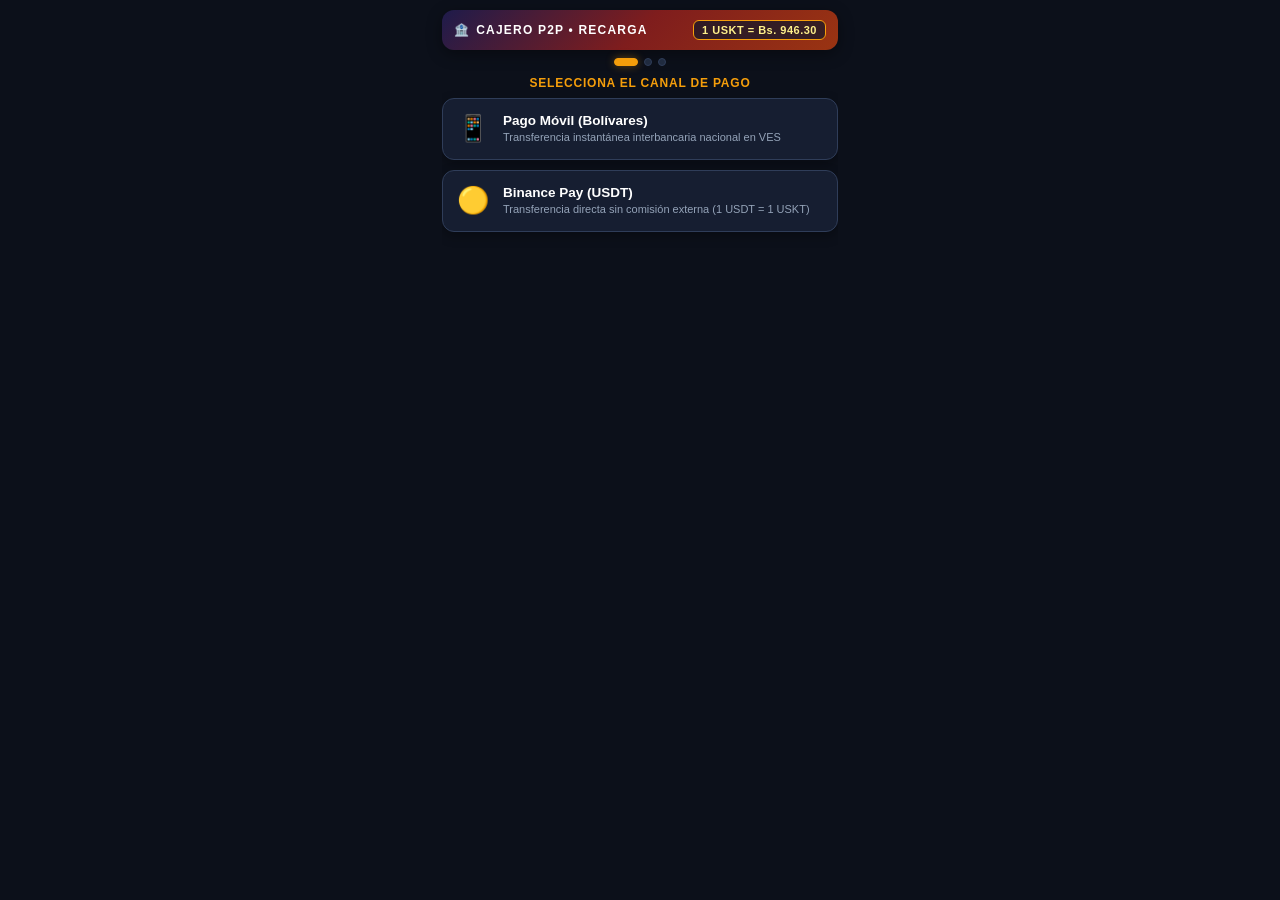
<file: cajero_numpad.html>
<!DOCTYPE html>
<html lang="es">
<head>
    <meta charset="UTF-8" />
    <meta name="viewport" content="width=device-width, initial-scale=1.0, maximum-scale=1.0, user-scalable=no" />
    <meta http-equiv="Cache-Control" content="no-cache, no-store, must-revalidate" />
    <meta http-equiv="Pragma" content="no-cache" />
    <meta http-equiv="Expires" content="0" />
    <title>Cajero P2P - Bingo Kaleido</title>

    <!-- Telegram WebApp SDK Oficial -->
    <script src="https://telegram.org/js/telegram-web-app.js"></script>

    <style>
        :root {
            --bg-main: #0c101a;
            --bg-card: #161e31;
            --bg-cell: #202b3f;
            --border-cell: #2f3d59;
            --accent-gold: #f59e0b;
            --accent-gold-glow: rgba(245, 158, 11, 0.4);
            --accent-green: #10b981;
            --accent-red: #ef4444;
            --btn-blue: #1d5cb8;
            --btn-blue-hover: #2563eb;
            --text-main: #f8fafc;
            --text-muted: #94a3b8;

            /* Alias de compatibilidad total */
            --bg-principal: var(--bg-main);
            --tarjeta-bg: var(--bg-card);
            --tarjeta-hover: #1c263c;
            --tecla-bg: var(--bg-cell);
            --tecla-hover: #2a374f;
            --oro-primario: var(--accent-gold);
            --oro-gradiente: linear-gradient(135deg, #f59e0b 0%, #d97706 100%);
            --azul-boton: var(--btn-blue);
            --azul-gradiente: linear-gradient(135deg, #1d4ed8 0%, #1e40af 100%);
            --texto-principal: var(--text-main);
            --texto-apagado: var(--text-muted);
            --borde-suave: var(--border-cell);
            --borde-activo: rgba(96, 165, 250, 0.5);
            --rojo-borrar: var(--accent-red);
            --verde-exito: var(--accent-green);
            --altura-pantalla: var(--tg-viewport-stable-height, 100dvh);
        }

        * {
            box-sizing: border-box;
            margin: 0;
            padding: 0;
            user-select: none;
            -webkit-user-select: none;
            -webkit-tap-highlight-color: transparent;
            font-family: -apple-system, BlinkMacSystemFont, "Segoe UI", Roboto, sans-serif;
        }

        body, html {
            background-color: var(--bg-main);
            color: var(--text-main);
            height: var(--altura-pantalla);
            min-height: var(--altura-pantalla);
            width: 100%;
            overflow: hidden;
            display: flex;
            justify-content: center;
        }

        .app-container {
            display: flex;
            flex-direction: column;
            justify-content: space-between;
            height: 100%;
            width: 100%;
            max-width: 420px;
            margin: 0 auto;
            padding: 10px 12px 12px 12px;
            gap: 8px;
        }

        /* 1. Encabezado e Indicador de Pasos */
        .header-cajero {
            background: linear-gradient(135deg, #1e1b4b 0%, #7f1d1d 50%, #9a3412 100%);
            border-radius: 12px;
            padding: 10px 12px;
            display: flex;
            align-items: center;
            justify-content: space-between;
            box-shadow: 0 4px 15px rgba(0, 0, 0, 0.4);
            flex-shrink: 0;
        }

        .header-titulo {
            font-size: 12px;
            font-weight: 900;
            letter-spacing: 1.2px;
            text-transform: uppercase;
            color: #ffffff;
            display: flex;
            align-items: center;
            gap: 6px;
        }

        .badge-tasa {
            background: rgba(15, 23, 42, 0.7);
            border: 1px solid var(--accent-gold);
            color: #fef08a;
            font-size: 11px;
            font-weight: 800;
            padding: 3px 8px;
            border-radius: 6px;
            letter-spacing: 0.5px;
        }

        .pasos-indicador {
            display: flex;
            justify-content: center;
            gap: 6px;
            margin-bottom: 2px;
            flex-shrink: 0;
        }

        .paso-punto {
            width: 8px;
            height: 8px;
            border-radius: 50%;
            background: var(--bg-cell);
            border: 1px solid var(--border-cell);
            transition: all 0.3s ease;
        }

        .paso-punto.activo {
            width: 24px;
            border-radius: 4px;
            background: var(--accent-gold);
            border-color: var(--accent-gold);
            box-shadow: 0 0 8px var(--accent-gold-glow);
        }

        /* 2. Contenedores de Pasos */
        .paso-contenedor {
            display: none;
            flex-direction: column;
            flex: 1;
            justify-content: space-between;
            overflow-y: auto;
            min-height: 0;
        }

        .paso-contenedor.activo {
            display: flex;
        }

        /* 3. Paso 1: Selección de Canal */
        .titulo-seccion {
            font-size: 12px;
            font-weight: 900;
            color: var(--accent-gold);
            text-transform: uppercase;
            letter-spacing: 0.8px;
            margin-bottom: 8px;
            text-align: center;
        }

        .metodos-grid {
            display: flex;
            flex-direction: column;
            gap: 10px;
            margin-top: 4px;
        }

        .tarjeta-metodo {
            background: var(--bg-card);
            border: 1px solid var(--border-cell);
            border-radius: 12px;
            padding: 14px;
            display: flex;
            align-items: center;
            gap: 14px;
            cursor: pointer;
            transition: all 0.2s ease;
            box-shadow: 0 4px 12px rgba(0, 0, 0, 0.3);
        }

        .tarjeta-metodo:active {
            transform: scale(0.98);
            border-color: #60a5fa;
            background: var(--bg-cell);
        }

        .icono-metodo {
            font-size: 26px;
        }

        .info-metodo h4 {
            font-size: 13.5px;
            font-weight: 800;
            color: #ffffff;
            margin-bottom: 2px;
        }

        .info-metodo p {
            font-size: 11px;
            color: var(--text-muted);
            line-height: 1.35;
        }

        /* 4. Paso 2: Tarjetas de Cuentas Guardadas y Formulario */
        .seccion-cuentas-guardadas {
            display: flex;
            flex-direction: column;
            gap: 8px;
            margin-bottom: 6px;
        }

        .tarjeta-cuenta-guardada {
            background: var(--bg-card);
            border: 1px solid var(--border-cell);
            border-radius: 12px;
            padding: 10px 12px;
            display: flex;
            justify-content: space-between;
            align-items: center;
            cursor: pointer;
            transition: all 0.2s ease;
        }

        .tarjeta-cuenta-guardada:active {
            transform: scale(0.98);
        }

        .tarjeta-cuenta-guardada.seleccionada {
            border-color: var(--accent-gold);
            background: rgba(245, 158, 11, 0.15);
            box-shadow: 0 0 8px var(--accent-gold-glow);
        }

        .info-cuenta-guardada h5 {
            font-size: 13px;
            font-weight: 800;
            color: #ffffff;
            margin-bottom: 2px;
        }

        .info-cuenta-guardada p {
            font-size: 11px;
            color: var(--text-muted);
            font-family: monospace;
        }

        .check-cuenta {
            font-size: 16px;
            font-weight: 900;
            color: var(--accent-gold);
        }

        .btn-toggle-nueva {
            width: 100%;
            background: var(--bg-cell);
            border: 1px solid var(--border-cell);
            border-radius: 8px;
            padding: 9px;
            color: #fef08a;
            font-size: 11.5px;
            font-weight: 800;
            cursor: pointer;
            display: flex;
            align-items: center;
            justify-content: center;
            gap: 6px;
            margin-bottom: 4px;
            transition: all 0.15s ease;
        }

        .btn-toggle-nueva:active {
            background: var(--btn-blue);
            border-color: #60a5fa;
            color: #ffffff;
        }

        .formulario-datos {
            background: var(--bg-card);
            border: 1px solid var(--border-cell);
            border-radius: 12px;
            padding: 12px;
            display: flex;
            flex-direction: column;
            gap: 8px;
            box-shadow: 0 4px 15px rgba(0, 0, 0, 0.3);
        }

        .grupo-input {
            display: flex;
            flex-direction: column;
            gap: 4px;
        }

        .grupo-input label {
            font-size: 10px;
            font-weight: 800;
            color: var(--text-muted);
            text-transform: uppercase;
            letter-spacing: 0.5px;
        }

        .input-row-doble {
            display: grid;
            gap: 8px;
        }

        .input-row-telefono {
            grid-template-columns: 88px 1fr;
        }

        .input-row-cedula {
            grid-template-columns: 68px 1fr;
        }

        .input-cajero, .select-cajero {
            background: var(--bg-cell);
            border: 1px solid var(--border-cell);
            border-radius: 8px;
            padding: 9px 10px;
            color: #ffffff;
            font-size: 13px;
            font-weight: 700;
            outline: none;
            width: 100%;
            user-select: text;
            -webkit-user-select: text;
            transition: border-color 0.2s ease;
        }

        .input-cajero:focus, .select-cajero:focus {
            border-color: #60a5fa;
        }

        .tarjeta-info-binance {
            background: rgba(245, 158, 11, 0.1);
            border: 1px solid rgba(245, 158, 11, 0.3);
            border-radius: 10px;
            padding: 10px;
            font-size: 11px;
            color: #fef08a;
            line-height: 1.4;
            display: flex;
            gap: 8px;
            align-items: flex-start;
        }

        .checkbox-contenedor {
            display: flex;
            align-items: center;
            gap: 8px;
            margin-top: 4px;
            cursor: pointer;
        }

        .checkbox-contenedor input {
            accent-color: var(--accent-gold);
            width: 15px;
            height: 15px;
        }

        .checkbox-contenedor span {
            font-size: 11px;
            color: var(--text-muted);
            font-weight: 700;
        }

        /* 5. Paso 3: Calculadora y Numpad */
        .switch-moneda-container {
            display: flex;
            background: var(--bg-card);
            border: 1px solid var(--border-cell);
            border-radius: 10px;
            padding: 4px;
            gap: 6px;
            margin-bottom: 6px;
        }

        .btn-switch {
            flex: 1;
            padding: 7px 10px;
            border-radius: 7px;
            border: 1px solid transparent;
            background: transparent;
            color: var(--text-muted);
            font-size: 11.5px;
            font-weight: 800;
            cursor: pointer;
            display: flex;
            align-items: center;
            justify-content: center;
            gap: 5px;
            transition: all 0.2s ease;
        }

        .btn-switch.activo {
            background: var(--btn-blue);
            color: #ffffff;
            border-color: #60a5fa;
            box-shadow: 0 0 8px rgba(37, 99, 235, 0.4);
        }

        .visor-monto {
            background: var(--bg-card);
            border: 1px solid var(--border-cell);
            border-radius: 12px;
            padding: 8px 12px;
            text-align: center;
            margin-bottom: 6px;
            box-shadow: 0 4px 15px rgba(0, 0, 0, 0.3);
        }

        .visor-etiqueta {
            font-size: 9px;
            font-weight: 800;
            letter-spacing: 1px;
            text-transform: uppercase;
            color: var(--text-muted);
            margin-bottom: 2px;
        }

        .visor-cifra-principal {
            font-size: 26px;
            font-weight: 900;
            color: var(--accent-gold);
            line-height: 1.15;
            letter-spacing: 0.5px;
            text-shadow: 0 0 12px var(--accent-gold-glow);
        }

        .visor-cifra-secundaria {
            font-size: 11px;
            font-weight: 700;
            color: var(--text-muted);
            margin-top: 2px;
        }

        .atajos-contenedor {
            margin-bottom: 6px;
        }

        .atajos-etiqueta {
            font-size: 9px;
            font-weight: 800;
            letter-spacing: 0.8px;
            text-transform: uppercase;
            color: var(--text-muted);
            margin-bottom: 4px;
            display: flex;
            align-items: center;
            gap: 4px;
        }

        .atajos-grid {
            display: grid;
            grid-template-columns: repeat(4, 1fr);
            gap: 5px;
        }

        .btn-atajo {
            background: var(--bg-cell);
            border: 1px solid var(--border-cell);
            border-radius: 8px;
            padding: 6px 2px;
            color: #ffffff;
            font-size: 10.5px;
            font-weight: 800;
            text-align: center;
            cursor: pointer;
            transition: all 0.15s ease;
        }

        .btn-atajo:active {
            transform: scale(0.95);
            border-color: #60a5fa;
            background: var(--btn-blue);
        }

        .numpad-grid {
            display: grid;
            grid-template-columns: repeat(3, 1fr);
            gap: 5px;
            margin-bottom: 6px;
        }

        .tecla {
            height: 44px;
            background: var(--bg-cell);
            border: 1px solid var(--border-cell);
            border-radius: 10px;
            color: #ffffff;
            font-size: 20px;
            font-weight: 800;
            display: flex;
            align-items: center;
            justify-content: center;
            cursor: pointer;
            transition: background 0.1s ease, transform 0.1s ease;
        }

        .tecla:active {
            background: #2a374f;
            transform: scale(0.96);
            border-color: rgba(255, 255, 255, 0.25);
        }

        .tecla.tecla-doble-cero {
            font-size: 16px;
        }

        .tecla.tecla-borrar {
            color: var(--accent-red);
            font-size: 22px;
            line-height: 1;
        }

        /* 6. Botones de Acción */
        .botones-accion-row {
            display: flex;
            gap: 8px;
            width: 100%;
            margin-top: 4px;
            flex-shrink: 0;
        }

        .btn-secundario {
            height: 44px;
            flex: 0 0 80px;
            background: var(--bg-cell);
            border: 1px solid var(--border-cell);
            border-radius: 10px;
            color: #ffffff;
            font-size: 12px;
            font-weight: 800;
            cursor: pointer;
            display: flex;
            align-items: center;
            justify-content: center;
            text-transform: uppercase;
            transition: background 0.15s ease;
        }

        .btn-secundario:active {
            transform: scale(0.96);
            background: var(--btn-blue);
        }

        .btn-principal {
            height: 44px;
            flex: 1;
            background: linear-gradient(135deg, #1d4ed8 0%, #1e40af 100%);
            border: 1px solid #60a5fa;
            border-radius: 10px;
            color: #ffffff;
            font-size: 13.5px;
            font-weight: 900;
            letter-spacing: 0.6px;
            text-transform: uppercase;
            cursor: pointer;
            display: flex;
            align-items: center;
            justify-content: center;
            gap: 6px;
            box-shadow: 0 4px 15px rgba(0, 0, 0, 0.4);
            transition: opacity 0.2s ease, transform 0.1s ease;
        }

        .btn-principal:active {
            transform: scale(0.98);
        }

        .btn-principal:disabled {
            opacity: 0.45;
            cursor: not-allowed;
            box-shadow: none;
            transform: none;
            filter: grayscale(0.8);
            pointer-events: none;
        }
    </style>
</head>
<body>

<div class="app-container">
    <!-- Encabezado con Operación y Tasa -->
    <header class="header-cajero">
        <div class="header-titulo" id="encabezadoTitulo">
            <span>🏦</span>
            <span id="textoOperacion">CAJERO P2P • RECARGA</span>
        </div>
        <div class="badge-tasa" id="badgeTasaReferencial">
            1 USKT = Bs. 946.30
        </div>
    </header>

    <!-- Indicador de Progreso de Pasos -->
    <nav class="pasos-indicador">
        <div class="paso-punto activo" id="puntoPaso1"></div>
        <div class="paso-punto" id="puntoPaso2"></div>
        <div class="paso-punto" id="puntoPaso3"></div>
    </nav>

    <!-- ========================================================= -->
    <!-- PASO 1: SELECCIÓN DEL CANAL DE PAGO                       -->
    <!-- ========================================================= -->
    <section class="paso-contenedor activo" id="vistaPaso1">
        <div>
            <div class="titulo-seccion">Selecciona el Canal de Pago</div>
            <div class="metodos-grid">
                <div class="tarjeta-metodo" onclick="seleccionarCanal('pagomovil')">
                    <span class="icono-metodo">📱</span>
                    <div class="info-metodo">
                        <h4>Pago Móvil (Bolívares)</h4>
                        <p>Transferencia instantánea interbancaria nacional en VES</p>
                    </div>
                </div>

                <div class="tarjeta-metodo" onclick="seleccionarCanal('binance')">
                    <span class="icono-metodo">🟡</span>
                    <div class="info-metodo">
                        <h4>Binance Pay (USDT)</h4>
                        <p>Transferencia directa sin comisión externa (1 USDT = 1 USKT)</p>
                    </div>
                </div>
            </div>
        </div>
        <div></div>
    </section>

    <!-- ========================================================= -->
    <!-- PASO 2: DATOS DE LA CUENTA (GUARDADAS O NUEVAS)           -->
    <!-- ========================================================= -->
    <section class="paso-contenedor" id="vistaPaso2">
        <div class="formulario-datos">
            <div class="titulo-seccion" id="tituloFormulario">Datos de la Cuenta</div>

            <!-- Bloque de Cuentas Guardadas (Libreta Integrada) -->
            <div id="bloqueCuentasGuardadas" class="seccion-cuentas-guardadas" style="display: none;">
                <div style="font-size: 10px; font-weight: 700; color: var(--texto-apagado); text-transform: uppercase; margin-bottom: 2px;">
                    Tus Cuentas Registradas:
                </div>
                <div id="contenedorTarjetasGuardadas" style="display: flex; flex-direction: column; gap: 6px;"></div>
                <button type="button" class="btn-toggle-nueva" id="btnToggleNueva" onclick="alternarModoNuevaCuenta()">
                    <span>➕</span>
                    <span>Usar o Registrar otra cuenta</span>
                </button>
            </div>

            <!-- Bloque de Formulario Manual Nuevo -->
            <div id="bloqueFormularioManual" style="display: flex; flex-direction: column; gap: 8px;">
                <!-- Bloque Exclusivo: Pago Móvil -->
                <div id="bloqueFormPagoMovil" style="display: flex; flex-direction: column; gap: 8px;">
                    <div class="grupo-input">
                        <label>Banco Nacional</label>
                        <select class="select-cajero" id="inputBanco">
                            <option value="0102 - Banco de Venezuela">0102 - Banco de Venezuela</option>
                            <option value="0104 - Venezolano de Crédito">0104 - Venezolano de Crédito</option>
                            <option value="0105 - Mercantil">0105 - Mercantil</option>
                            <option value="0108 - BBVA Provincial">0108 - BBVA Provincial</option>
                            <option value="0114 - Bancaribe">0114 - Bancaribe</option>
                            <option value="0115 - Exterior">0115 - Exterior</option>
                            <option value="0128 - Banco Caroní">0128 - Banco Caroní</option>
                            <option value="0134 - Banesco">0134 - Banesco</option>
                            <option value="0137 - Sofitasa">0137 - Sofitasa</option>
                            <option value="0138 - Banco Plaza">0138 - Banco Plaza</option>
                            <option value="0146 - Bangente">0146 - Bangente</option>
                            <option value="0151 - BFC Banco Fondo Común">0151 - BFC Banco Fondo Común</option>
                            <option value="0156 - 100% Banco">0156 - 100% Banco</option>
                            <option value="0157 - DelSur">0157 - DelSur</option>
                            <option value="0163 - Bancamiga">0163 - Bancamiga</option>
                            <option value="0166 - Banco Activo">0166 - Banco Activo</option>
                            <option value="0168 - Bancrecer">0168 - Bancrecer</option>
                            <option value="0169 - Mi Banco">0169 - Mi Banco</option>
                            <option value="0171 - Banco Activo (Fusión)">0171 - Banco Activo (Fusión)</option>
                            <option value="0172 - Bancamiga (Fusión)">0172 - Bancamiga (Fusión)</option>
                            <option value="0174 - Banplus">0174 - Banplus</option>
                            <option value="0175 - Banco Bicentenario">0175 - Banco Bicentenario</option>
                            <option value="0177 - BANFANB">0177 - BANFANB</option>
                            <option value="0191 - BNC Banco Nacional de Crédito">0191 - BNC Banco Nacional de Crédito</option>
                        </select>
                    </div>

                    <div class="grupo-input">
                        <label>Teléfono Celular Asociado</label>
                        <div class="input-row-doble input-row-telefono">
                            <select class="select-cajero" id="selectPrefijoTelf">
                                <option value="0414">0414</option>
                                <option value="0424">0424</option>
                                <option value="0412">0412</option>
                                <option value="0422">0422</option>
                                <option value="0416">0416</option>
                                <option value="0426">0426</option>
                            </select>
                            <input type="tel" class="input-cajero" id="inputNumTelf" placeholder="1234567" maxlength="7" inputmode="numeric" />
                        </div>
                    </div>

                    <div class="grupo-input">
                        <label>Documento de Identidad del Titular</label>
                        <div class="input-row-doble input-row-cedula">
                            <select class="select-cajero" id="selectTipoDoc">
                                <option value="V">V</option>
                                <option value="E">E</option>
                                <option value="J">J</option>
                                <option value="G">G</option>
                                <option value="P">P</option>
                            </select>
                            <input type="text" class="input-cajero" id="inputNumDoc" placeholder="12345678" maxlength="10" inputmode="numeric" />
                        </div>
                    </div>
                </div>

                <!-- Bloque Exclusivo: Binance Pay -->
                <div id="bloqueFormBinance" style="display: none; flex-direction: column; gap: 8px;">
                    <div class="tarjeta-info-binance">
                        <span>💡</span>
                        <span>Ingresa tu <b>Binance Pay ID</b> numérico (ej: 198273645) o el <b>correo electrónico</b> con el que tienes registrada tu cuenta en Binance.</span>
                    </div>

                    <div class="grupo-input">
                        <label>Binance Pay ID / Correo Oficial</label>
                        <input type="text" class="input-cajero" id="inputBinanceId" placeholder="Ej: 198273645 o usuario@correo.com" maxlength="50" />
                    </div>
                </div>

                <label class="checkbox-contenedor">
                    <input type="checkbox" id="chkGuardarCuenta" checked />
                    <span>Guardar esta cuenta para futuras operaciones</span>
                </label>
            </div>
        </div>
        <div class="botones-accion-row">
            <button type="button" class="btn-secundario" onclick="irAlPaso(1)">⬅️ Canal</button>
            <button type="button" class="btn-principal" onclick="validarYContinuarPaso2()">Continuar ➡️</button>
        </div>
    </section>

    <!-- ========================================================= -->
    <!-- PASO 3: ENTRADA DEL MONTO (NUMPAD COMPACTO)               -->
    <!-- ========================================================= -->
    <section class="paso-contenedor" id="vistaPaso3">
        <div>
            <!-- Alternancia Moneda (Exclusivo Pago Móvil) -->
            <div class="switch-moneda-container" id="contenedorSwitchMoneda">
                <button type="button" class="btn-switch activo" id="btnModoBS" onclick="cambiarModoMoneda('BS')">
                    <span>🇻🇪</span>
                    <span>Bolívares (Bs)</span>
                </button>
                <button type="button" class="btn-switch" id="btnModoUSKT" onclick="cambiarModoMoneda('USKT')">
                    <span>🟡</span>
                    <span>USKT</span>
                </button>
            </div>

            <!-- Visor de Montos -->
            <div class="visor-monto">
                <div class="visor-etiqueta" id="etiquetaVisor">CANTIDAD A RECARGAR</div>
                <div class="visor-cifra-principal" id="cifraPrincipal">Bs. 0.00</div>
                <div class="visor-cifra-secundaria" id="cifraSecundaria">≈ 0.00 USKT</div>
            </div>

            <!-- Atajos Sugeridos -->
            <div class="atajos-contenedor">
                <div class="atajos-etiqueta">
                    <span>⚡</span>
                    <span>MONTOS RÁPIDOS SUGERIDOS</span>
                </div>
                <div class="atajos-grid">
                    <button type="button" class="btn-atajo" onclick="agregarAtajoRapido(4.99)">+4.99 USKT</button>
                    <button type="button" class="btn-atajo" onclick="agregarAtajoRapido(9.99)">+9.99 USKT</button>
                    <button type="button" class="btn-atajo" onclick="agregarAtajoRapido(14.99)">+14.99 USKT</button>
                    <button type="button" class="btn-atajo" onclick="agregarAtajoRapido(19.99)">+19.99 USKT</button>
                </div>
            </div>

            <!-- Numpad Táctil -->
            <div class="numpad-grid">
                <button type="button" class="tecla" onclick="presionarDigito('1')">1</button>
                <button type="button" class="tecla" onclick="presionarDigito('2')">2</button>
                <button type="button" class="tecla" onclick="presionarDigito('3')">3</button>

                <button type="button" class="tecla" onclick="presionarDigito('4')">4</button>
                <button type="button" class="tecla" onclick="presionarDigito('5')">5</button>
                <button type="button" class="tecla" onclick="presionarDigito('6')">6</button>

                <button type="button" class="tecla" onclick="presionarDigito('7')">7</button>
                <button type="button" class="tecla" onclick="presionarDigito('8')">8</button>
                <button type="button" class="tecla" onclick="presionarDigito('9')">9</button>

                <button type="button" class="tecla tecla-doble-cero" onclick="presionarDobleCero()">00</button>
                <button type="button" class="tecla" onclick="presionarDigito('0')">0</button>
                <button type="button" class="tecla tecla-borrar" onclick="presionarBorrar()">⌫</button>
            </div>
        </div>

        <!-- Selector Exclusivo Retiro: Modo de Liquidación y Advertencia Operativa -->
        <div id="bloqueModoLiquidacion" style="display: none; flex-direction: column; gap: 6px; margin-bottom: 8px;">
            <div style="font-size: 11px; font-weight: 800; color: var(--text-muted); text-transform: uppercase; letter-spacing: 0.8px; text-align: center;">
                MODO DE LIQUIDACIÓN DE FONDOS:
            </div>
            <div class="switch-moneda-container" style="margin-bottom: 2px;">
                <button type="button" class="btn-switch activo" id="btnLiqInmediata" onclick="seleccionarModoComprobante(false)">
                    <span>⚡</span>
                    <span>Liquidación Inmediata</span>
                </button>
                <button type="button" class="btn-switch" id="btnLiqComprobante" onclick="seleccionarModoComprobante(true)">
                    <span>📄</span>
                    <span>Con Comprobante</span>
                </button>
            </div>
            <div id="avisoComprobanteDemora" style="display: block; font-size: 12px; line-height: 1.45; text-align: center; padding: 8px 10px; border-radius: 8px; background: rgba(16, 185, 129, 0.12); border: 1px solid rgba(16, 185, 129, 0.35); color: #a7f3d0;">
                ⚡ <b>Transferencia directa:</b> Se transfiere a tu cuenta bancaria sin demora por emisión de comprobante fotográfico.
            </div>
        </div>

        <div class="botones-accion-row">
            <button type="button" class="btn-secundario" onclick="irAlPaso(2)">⬅️ Datos</button>
            <button type="button" class="btn-principal" id="btnConfirmarOperacion" onclick="procesarConfirmacion()">
                <span>✅</span>
                <span id="textoBotonConfirmar">CONFIRMAR ORDEN</span>
            </button>
        </div>
    </section>
</div> <!-- Fin de app-container -->
    <script>
    // =========================================================
    // 1. INICIALIZACIÓN DE TELEGRAM WEBAPP Y VARIABLES GLOBALES
    // =========================================================
    const tg = window.Telegram ? window.Telegram.WebApp : null;

    if (tg) {
        tg.ready();
        tg.expand();
        tg.enableClosingConfirmation();
    }

    // Parámetros de configuración provenientes de la URL
    const urlParams = new URLSearchParams(window.location.search);
    const tipoOperacion = (urlParams.get('tipo') || urlParams.get('modo') || 'recarga').toLowerCase();
    const tasaParam = parseFloat(urlParams.get('tasa')) || 946.30;
    const saldoParam = parseFloat(urlParams.get('saldo')) || 0.0;
    const apiUrlParam = urlParams.get('api_url') || 'https://bingo-kalei-ve.vercel.app';
    const botMsgIdParam = urlParams.get('bot_msg_id') || '';

    // Estados de navegación del Asistente
    let pasoActual = 1;
    let canalSeleccionado = null; // 'pagomovil' o 'binance'
    let TASA_CAMBIO = tasaParam;
    let modoMoneda = 'BS'; // 'BS' o 'USKT'
    let bufferCentimos = "0";
    let solicitarComprobante = false;

    // Estados de Cuentas Guardadas (Libreta)
    let metodosGuardados = [];
    let metodosFiltrados = [];
    let metodoSeleccionado = null;
    let modoCreacionManual = false;

    // Referencias DOM - Encabezado y Pasos
    const textoOperacion = document.getElementById('textoOperacion');
    const badgeTasaReferencial = document.getElementById('badgeTasaReferencial');
    const puntoPaso1 = document.getElementById('puntoPaso1');
    const puntoPaso2 = document.getElementById('puntoPaso2');
    const puntoPaso3 = document.getElementById('puntoPaso3');

    // Referencias DOM - Vistas
    const vistaPaso1 = document.getElementById('vistaPaso1');
    const vistaPaso2 = document.getElementById('vistaPaso2');
    const vistaPaso3 = document.getElementById('vistaPaso3');

    // Referencias DOM - Paso 2: Cuentas y Formulario
    const tituloFormulario = document.getElementById('tituloFormulario');
    const bloqueCuentasGuardadas = document.getElementById('bloqueCuentasGuardadas');
    const contenedorTarjetasGuardadas = document.getElementById('contenedorTarjetasGuardadas');
    const btnToggleNueva = document.getElementById('btnToggleNueva');
    const bloqueFormularioManual = document.getElementById('bloqueFormularioManual');
    const bloqueFormPagoMovil = document.getElementById('bloqueFormPagoMovil');
    const bloqueFormBinance = document.getElementById('bloqueFormBinance');
    const inputBanco = document.getElementById('inputBanco');
    const selectPrefijoTelf = document.getElementById('selectPrefijoTelf');
    const inputNumTelf = document.getElementById('inputNumTelf');
    const selectTipoDoc = document.getElementById('selectTipoDoc');
    const inputNumDoc = document.getElementById('inputNumDoc');
    const inputBinanceId = document.getElementById('inputBinanceId');
    const chkGuardarCuenta = document.getElementById('chkGuardarCuenta');

    // Referencias DOM - Paso 3: Numpad, Visor y Selector de Liquidación
    const contenedorSwitchMoneda = document.getElementById('contenedorSwitchMoneda');
    const btnModoBS = document.getElementById('btnModoBS');
    const btnModoUSKT = document.getElementById('btnModoUSKT');
    const etiquetaVisor = document.getElementById('etiquetaVisor');
    const cifraPrincipal = document.getElementById('cifraPrincipal');
    const cifraSecundaria = document.getElementById('cifraSecundaria');
    const bloqueModoLiquidacion = document.getElementById('bloqueModoLiquidacion');
    const btnLiqInmediata = document.getElementById('btnLiqInmediata');
    const btnLiqComprobante = document.getElementById('btnLiqComprobante');
    const avisoComprobanteDemora = document.getElementById('avisoComprobanteDemora');
    const btnConfirmarOperacion = document.getElementById('btnConfirmarOperacion');
    const textoBotonConfirmar = document.getElementById('textoBotonConfirmar');

    // =========================================================
    // 2. CONFIGURACIÓN INICIAL Y CONSULTA DE CUENTAS GUARDADAS
    // =========================================================
    let promesaMetodos = null;

    async function inicializarInterfaz() {
        if (tipoOperacion === 'retiro') {
            textoOperacion.textContent = 'CAJERO P2P • RETIRO';
            badgeTasaReferencial.textContent = `Saldo: ${saldoParam.toFixed(2)} USKT`;
            etiquetaVisor.textContent = 'CANTIDAD A RETIRAR';
            textoBotonConfirmar.textContent = 'CONFIRMAR RETIRO';
            if (bloqueModoLiquidacion) {
                bloqueModoLiquidacion.style.display = 'flex';
            }
        } else {
            textoOperacion.textContent = 'CAJERO P2P • RECARGA';
            badgeTasaReferencial.textContent = `1 USKT = Bs. ${TASA_CAMBIO.toFixed(2)}`;
            etiquetaVisor.textContent = 'CANTIDAD A RECARGAR';
            textoBotonConfirmar.textContent = 'CONFIRMAR RECARGA';
            if (bloqueModoLiquidacion) {
                bloqueModoLiquidacion.style.display = 'none';
            }
        }

        // 1. Fijar el Paso 1 inmediatamente para navegación instantánea
        irAlPaso(1);

        // 2. Iniciar de inmediato la promesa de carga de cuentas registradas
        promesaMetodos = cargarMetodosGuardados();
    }

    function seleccionarModoComprobante(quiereComprobante) {
        ejecutarHaptico('medium');
        solicitarComprobante = quiereComprobante;

        if (solicitarComprobante) {
            btnLiqComprobante.classList.add('activo');
            btnLiqInmediata.classList.remove('activo');
            if (avisoComprobanteDemora) {
                avisoComprobanteDemora.style.display = 'block';
                avisoComprobanteDemora.style.background = 'rgba(245, 158, 11, 0.12)';
                avisoComprobanteDemora.style.borderColor = 'rgba(245, 158, 11, 0.35)';
                avisoComprobanteDemora.style.color = '#fde68a';
                avisoComprobanteDemora.innerHTML = '📄 <b>Con Comprobante oficial:</b> El operador adjuntará la captura bancaria en el chat privado (demora unos minutos adicionales).';
            }
        } else {
            btnLiqInmediata.classList.add('activo');
            btnLiqComprobante.classList.remove('activo');
            if (avisoComprobanteDemora) {
                avisoComprobanteDemora.style.display = 'block';
                avisoComprobanteDemora.style.background = 'rgba(16, 185, 129, 0.12)';
                avisoComprobanteDemora.style.borderColor = 'rgba(16, 185, 129, 0.35)';
                avisoComprobanteDemora.style.color = '#a7f3d0';
                avisoComprobanteDemora.innerHTML = '⚡ <b>Transferencia directa:</b> Se transfiere a tu cuenta bancaria sin demora por emisión de comprobante fotográfico.';
            }
        }
    }

    async function cargarMetodosGuardados() {
        const rawInitData = (tg && tg.initData) ? tg.initData : '';
        try {
            const url = `${apiUrlParam.replace(/\/$/, '')}/api/mis-metodos`;
            const respuesta = await fetch(`${url}?init_data=${encodeURIComponent(rawInitData)}`, {
                headers: {
                    'X-Telegram-Init-Data': rawInitData
                }
            });
            const resultado = await respuesta.json();
            if (resultado && resultado.ok && Array.isArray(resultado.metodos)) {
                metodosGuardados = resultado.metodos;
            }
        } catch (error) {
            console.warn("Aviso: No se pudieron cargar las cuentas previas:", error);
        }
    }

    // =========================================================
    // 3. RESPUESTA HÁPTICA AUXILIAR
    // =========================================================
    function ejecutarHaptico(tipo = 'light') {
        if (tg && tg.HapticFeedback) {
            if (tipo === 'light' || tipo === 'medium' || tipo === 'heavy') {
                tg.HapticFeedback.impactOccurred(tipo);
            } else if (tipo === 'error' || tipo === 'success' || tipo === 'warning') {
                tg.HapticFeedback.notificationOccurred(tipo);
            }
        }
    }

    // =========================================================
    // 4. TRANSICIÓN ENTRE PASOS
    // =========================================================
    function irAlPaso(nuevoPaso) {
        ejecutarHaptico('light');
        pasoActual = nuevoPaso;

        vistaPaso1.classList.remove('activo');
        vistaPaso2.classList.remove('activo');
        vistaPaso3.classList.remove('activo');

        puntoPaso1.classList.remove('activo');
        puntoPaso2.classList.remove('activo');
        puntoPaso3.classList.remove('activo');

        if (pasoActual === 1) {
            vistaPaso1.classList.add('activo');
            puntoPaso1.classList.add('activo');
        } else if (pasoActual === 2) {
            vistaPaso2.classList.add('activo');
            puntoPaso2.classList.add('activo');
        } else if (pasoActual === 3) {
            vistaPaso3.classList.add('activo');
            puntoPaso3.classList.add('activo');
            actualizarVisualizador();
        }
    }

    // =========================================================
    // 5. PASO 1: SELECCIÓN DEL CANAL DE PAGO
    // =========================================================
    async function seleccionarCanal(canal) {
        ejecutarHaptico('medium');
        canalSeleccionado = canal;

        // Esperar activamente a que la petición de red concluya si el usuario pulsó de forma instantánea
        if (promesaMetodos) {
            await promesaMetodos;
        }

        // Filtrar métodos registrados según el canal elegido
        if (canal === 'binance') {
            metodosFiltrados = metodosGuardados.filter(m => m.banco === 'Binance Pay');
        } else {
            metodosFiltrados = metodosGuardados.filter(m => m.banco !== 'Binance Pay');
        }

        if (canal === 'pagomovil') {
            tituloFormulario.textContent = tipoOperacion === 'retiro' 
                ? 'Datos de Pago Móvil Receptor' 
                : 'Datos de Pago Móvil Emisor';
            bloqueFormPagoMovil.style.display = 'flex';
            bloqueFormBinance.style.display = 'none';

            contenedorSwitchMoneda.style.display = 'flex';
            modoMoneda = 'BS';
            btnModoBS.classList.add('activo');
            btnModoUSKT.classList.remove('activo');
        } else {
            tituloFormulario.textContent = tipoOperacion === 'retiro' 
                ? 'Binance Pay Destino' 
                : 'Binance Pay Origen';
            bloqueFormPagoMovil.style.display = 'none';
            bloqueFormBinance.style.display = 'flex';

            contenedorSwitchMoneda.style.display = 'none';
            modoMoneda = 'USKT';
            btnModoUSKT.classList.add('activo');
            btnModoBS.classList.remove('activo');
        }

        // Si el usuario tiene cuentas guardadas para este canal, mostrarlas
        if (metodosFiltrados.length > 0) {
            bloqueCuentasGuardadas.style.display = 'flex';
            contenedorTarjetasGuardadas.style.display = 'flex';
            if (contenedorTarjetasGuardadas.previousElementSibling) {
                contenedorTarjetasGuardadas.previousElementSibling.style.display = 'block';
            }
            bloqueFormularioManual.style.display = 'none';
            btnToggleNueva.innerHTML = '<span>➕</span><span>Usar o Registrar otra cuenta</span>';
            modoCreacionManual = false;
            renderizarCuentasGuardadas();
            seleccionarCuentaGuardada(0);
        } else {
            bloqueCuentasGuardadas.style.display = 'none';
            bloqueFormularioManual.style.display = 'flex';
            modoCreacionManual = true;
            metodoSeleccionado = null;
        }

        irAlPaso(2);
    }

    // =========================================================
    // 6. GESTIÓN DE CUENTAS GUARDADAS Y FORMULARIO (PASO 2)
    // =========================================================
    function renderizarCuentasGuardadas() {
        contenedorTarjetasGuardadas.innerHTML = '';
        metodosFiltrados.forEach((m, idx) => {
            const tarjeta = document.createElement('div');
            tarjeta.className = 'tarjeta-cuenta-guardada' + (idx === 0 ? ' seleccionada' : '');
            tarjeta.id = `tarjetaGuardada_${idx}`;
            tarjeta.onclick = () => seleccionarCuentaGuardada(idx);

            const detalleTexto = canalSeleccionado === 'binance' 
                ? `Pay ID / Correo: ${m.telefono}` 
                : `${m.telefono} • ${m.cedula}`;

            tarjeta.innerHTML = `
                <div class="info-cuenta-guardada">
                    <h5>${m.banco}</h5>
                    <p>${detalleTexto}</p>
                </div>
                <div class="check-cuenta" id="checkCuenta_${idx}">${idx === 0 ? '✓' : ''}</div>
            `;
            contenedorTarjetasGuardadas.appendChild(tarjeta);
        });
    }

    function seleccionarCuentaGuardada(indice) {
        ejecutarHaptico('light');
        metodoSeleccionado = metodosFiltrados[indice];
        modoCreacionManual = false;

        metodosFiltrados.forEach((_, idx) => {
            const el = document.getElementById(`tarjetaGuardada_${idx}`);
            const chk = document.getElementById(`checkCuenta_${idx}`);
            if (el && chk) {
                if (idx === indice) {
                    el.classList.add('seleccionada');
                    chk.textContent = '✓';
                } else {
                    el.classList.remove('seleccionada');
                    chk.textContent = '';
                }
            }
        });
    }

    function alternarModoNuevaCuenta() {
        ejecutarHaptico('medium');
        modoCreacionManual = !modoCreacionManual;

        if (modoCreacionManual) {
            // Ocultar lista de tarjetas guardadas y su encabezado
            contenedorTarjetasGuardadas.style.display = 'none';
            if (contenedorTarjetasGuardadas.previousElementSibling) {
                contenedorTarjetasGuardadas.previousElementSibling.style.display = 'none';
            }
            // Mostrar formulario manual nuevo
            bloqueFormularioManual.style.display = 'flex';
            btnToggleNueva.innerHTML = '<span>📋</span><span>Ver cuentas guardadas</span>';
            metodoSeleccionado = null;
            metodosFiltrados.forEach((_, idx) => {
                const el = document.getElementById(`tarjetaGuardada_${idx}`);
                const chk = document.getElementById(`checkCuenta_${idx}`);
                if (el) el.classList.remove('seleccionada');
                if (chk) chk.textContent = '';
            });
        } else {
            // Volver a mostrar tarjetas guardadas y su encabezado
            contenedorTarjetasGuardadas.style.display = 'flex';
            if (contenedorTarjetasGuardadas.previousElementSibling) {
                contenedorTarjetasGuardadas.previousElementSibling.style.display = 'block';
            }
            // Ocultar formulario manual
            bloqueFormularioManual.style.display = 'none';
            btnToggleNueva.innerHTML = '<span>➕</span><span>Usar o Registrar otra cuenta</span>';
            if (metodosFiltrados.length > 0) {
                seleccionarCuentaGuardada(0);
            }
        }
    }

    function validarYContinuarPaso2() {
        if (!modoCreacionManual && metodoSeleccionado) {
            irAlPaso(3);
            return;
        }

        if (canalSeleccionado === 'pagomovil') {
            const numTelefono = inputNumTelf.value.trim();
            const numDocumento = inputNumDoc.value.trim();

            if (!/^\d{7}$/.test(numTelefono)) {
                ejecutarHaptico('error');
                alert('⚠️ El número de teléfono celular debe contener exactamente 7 dígitos numéricos.');
                inputNumTelf.focus();
                return;
            }

            if (!/^\d{6,10}$/.test(numDocumento)) {
                ejecutarHaptico('error');
                alert('⚠️ El documento o pasaporte debe contener entre 6 y 10 dígitos numéricos.');
                inputNumDoc.focus();
                return;
            }
        } else {
            const binanceIdentificador = inputBinanceId.value.trim();
            const esPayIdNumerico = /^\d{8,10}$/.test(binanceIdentificador);
            const esCorreoElectronico = /^[^\s@]+@[^\s@]+\.[^\s@]+$/.test(binanceIdentificador);

            if (!esPayIdNumerico && !esCorreoElectronico) {
                ejecutarHaptico('error');
                alert('⚠️ Introduce un Binance Pay ID numérico válido (8 a 10 dígitos) o un correo electrónico válido.');
                inputBinanceId.focus();
                return;
            }
        }

        irAlPaso(3);
    }

    // =========================================================
    // 7. CÁLCULOS Y RENDERIZADO DEL VISOR (PASO 3)
    // =========================================================
    function obtenerValorNumerico() {
        const centimos = parseInt(bufferCentimos, 10) || 0;
        return centimos / 100;
    }

    function fijarValorNumerico(valor) {
        const centimos = Math.round(Math.max(0, valor) * 100);
        bufferCentimos = centimos.toString();
    }

    function actualizarVisualizador() {
        const valorActual = obtenerValorNumerico();

        let montoCalculadoUSKT = 0;

        if (canalSeleccionado === 'binance') {
            montoCalculadoUSKT = valorActual;
            cifraPrincipal.textContent = `${valorActual.toFixed(2)} USDT`;
            cifraSecundaria.textContent = `= ${valorActual.toFixed(2)} USKT (Paridad 1:1)`;
        } else {
            if (modoMoneda === 'BS') {
                const montoBS = valorActual;
                montoCalculadoUSKT = TASA_CAMBIO > 0 ? (montoBS / TASA_CAMBIO) : 0;
                cifraPrincipal.textContent = `Bs. ${montoBS.toFixed(2)}`;
                cifraSecundaria.textContent = `≈ ${montoCalculadoUSKT.toFixed(2)} USKT`;
            } else {
                montoCalculadoUSKT = valorActual;
                const montoBS = montoCalculadoUSKT * TASA_CAMBIO;
                cifraPrincipal.textContent = `${montoCalculadoUSKT.toFixed(2)} USKT`;
                cifraSecundaria.textContent = `≈ Bs. ${montoBS.toFixed(2)}`;
            }
        }

        if (valorActual <= 0) {
            btnConfirmarOperacion.disabled = true;
            textoBotonConfirmar.textContent = tipoOperacion === 'retiro' ? 'CONFIRMAR RETIRO' : 'CONFIRMAR RECARGA';
        } else if (montoCalculadoUSKT < 0.10) {
            btnConfirmarOperacion.disabled = true;
            textoBotonConfirmar.textContent = 'MÍNIMO 0.10 USKT';
        } else if (tipoOperacion === 'retiro' && montoCalculadoUSKT > saldoParam) {
            btnConfirmarOperacion.disabled = true;
            textoBotonConfirmar.textContent = 'SALDO INSUFICIENTE';
        } else {
            btnConfirmarOperacion.disabled = false;
            textoBotonConfirmar.textContent = tipoOperacion === 'retiro' ? 'CONFIRMAR RETIRO' : 'CONFIRMAR RECARGA';
        }
    }

    function cambiarModoMoneda(nuevoModo) {
        if (canalSeleccionado === 'binance' || modoMoneda === nuevoModo) {
            return;
        }

        ejecutarHaptico('medium');
        const valorActual = obtenerValorNumerico();

        if (nuevoModo === 'BS') {
            const equivalenteBs = valorActual * TASA_CAMBIO;
            fijarValorNumerico(equivalenteBs);
            modoMoneda = 'BS';
            btnModoUSKT.classList.remove('activo');
            btnModoBS.classList.add('activo');
        } else {
            const equivalenteUSKT = TASA_CAMBIO > 0 ? (valorActual / TASA_CAMBIO) : 0;
            fijarValorNumerico(equivalenteUSKT);
            modoMoneda = 'USKT';
            btnModoBS.classList.remove('activo');
            btnModoUSKT.classList.add('activo');
        }

        actualizarVisualizador();
    }

    // =========================================================
    // 8. TECLADO NUMÉRICO TÁCTIL (NUMPAD ATM)
    // =========================================================
    function presionarDigito(digito) {
        ejecutarHaptico('light');

        if (bufferCentimos.length >= 10) {
            ejecutarHaptico('warning');
            return;
        }

        if (bufferCentimos === "0") {
            bufferCentimos = digito;
        } else {
            bufferCentimos += digito;
        }

        actualizarVisualizador();
    }

    function presionarDobleCero() {
        ejecutarHaptico('light');

        if (bufferCentimos === "0") {
            return;
        }

        if (bufferCentimos.length <= 8) {
            bufferCentimos += "00";
        } else {
            ejecutarHaptico('warning');
        }

        actualizarVisualizador();
    }

    function presionarBorrar() {
        ejecutarHaptico('medium');

        if (bufferCentimos.length <= 1) {
            bufferCentimos = "0";
        } else {
            bufferCentimos = bufferCentimos.slice(0, -1);
        }

        actualizarVisualizador();
    }

    function agregarAtajoRapido(montoUSKT) {
        ejecutarHaptico('light');
        const valorActual = obtenerValorNumerico();

        if (canalSeleccionado === 'binance') {
            fijarValorNumerico(valorActual + montoUSKT);
        } else {
            if (modoMoneda === 'BS') {
                const equivalenteBs = montoUSKT * TASA_CAMBIO;
                fijarValorNumerico(valorActual + equivalenteBs);
            } else {
                fijarValorNumerico(valorActual + montoUSKT);
            }
        }

        actualizarVisualizador();
    }

    // =========================================================
    // 9. DESPACHO CONSOLIDADO A VERCEL SERVERLESS
    // =========================================================
    async function procesarConfirmacion() {
        const valorActual = obtenerValorNumerico();

        if (valorActual <= 0) {
            ejecutarHaptico('error');
            return;
        }

        let montoFinalUSKT = 0;
        let montoFinalBS = 0;

        if (canalSeleccionado === 'binance') {
            montoFinalUSKT = valorActual;
            montoFinalBS = 0.00;
        } else {
            if (modoMoneda === 'BS') {
                montoFinalBS = valorActual;
                montoFinalUSKT = TASA_CAMBIO > 0 ? (montoFinalBS / TASA_CAMBIO) : 0;
            } else {
                montoFinalUSKT = valorActual;
                montoFinalBS = valorActual * TASA_CAMBIO;
            }
        }

        if (montoFinalUSKT < 0.10) {
            ejecutarHaptico('error');
            alert('⚠️ El monto mínimo permitido para operar es de 0.10 USKT.');
            return;
        }

        if (tipoOperacion === 'retiro' && montoFinalUSKT > saldoParam) {
            ejecutarHaptico('error');
            alert(`⚠️ Saldo insuficiente. Dispones de ${saldoParam.toFixed(2)} USKT.`);
            return;
        }

        ejecutarHaptico('medium');
        btnConfirmarOperacion.disabled = true;
        textoBotonConfirmar.textContent = 'PROCESANDO...';

        // Construcción de los datos de cuenta (guardada o nueva)
        let datosCuenta = {};
        let guardarCuentaFinal = chkGuardarCuenta.checked;

        if (!modoCreacionManual && metodoSeleccionado) {
            guardarCuentaFinal = false;
            if (canalSeleccionado === 'pagomovil') {
                datosCuenta = {
                    canal: 'Pago Móvil',
                    banco: metodoSeleccionado.banco,
                    telefono: metodoSeleccionado.telefono,
                    cedula: metodoSeleccionado.cedula
                };
            } else {
                datosCuenta = {
                    canal: 'Binance Pay',
                    binance_id: metodoSeleccionado.telefono
                };
            }
        } else {
            if (canalSeleccionado === 'pagomovil') {
                datosCuenta = {
                    canal: 'Pago Móvil',
                    banco: inputBanco.value,
                    telefono: `${selectPrefijoTelf.value}${inputNumTelf.value.trim()}`,
                    cedula: `${selectTipoDoc.value}-${inputNumDoc.value.trim()}`
                };
            } else {
                datosCuenta = {
                    canal: 'Binance Pay',
                    binance_id: inputBinanceId.value.trim()
                };
            }
        }

        const rawInitData = (tg && tg.initData) ? tg.initData : '';
        const idempotencyKey = (typeof crypto !== 'undefined' && crypto.randomUUID)
            ? crypto.randomUUID()
            : (`p2p_${Date.now()}_${Math.floor(Math.random() * 1000000)}`);

        const payload = {
            accion: tipoOperacion === 'retiro' ? 'cajero_retiro' : 'cajero_recarga',
            tipo_operacion: tipoOperacion,
            operacion: tipoOperacion,
            canal: canalSeleccionado,
            datos_cuenta: datosCuenta,
            guardar_cuenta: guardarCuentaFinal,
            solicitar_comprobante: (tipoOperacion === 'retiro') ? Boolean(solicitarComprobante) : false,
            moneda_origen: modoMoneda,
            monto_uskt: parseFloat(montoFinalUSKT.toFixed(2)),
            monto_bs: parseFloat(montoFinalBS.toFixed(2)),
            tasa: parseFloat(TASA_CAMBIO.toFixed(2)),
            idempotency_key: idempotencyKey,
            bot_msg_id: botMsgIdParam,
            init_data: rawInitData
        };
        
        const endpointDestino = `${apiUrlParam.replace(/\/$/, '')}/api/cajero-submit`;

        try {
            const respuesta = await fetch(endpointDestino, {
                method: 'POST',
                headers: {
                    'Content-Type': 'application/json',
                    'X-Telegram-Init-Data': rawInitData
                },
                body: JSON.stringify(payload)
            });

            let resultado = null;
            try {
                resultado = await respuesta.json();
            } catch (e) {
                resultado = null;
            }

            if (respuesta.ok && resultado && resultado.ok) {
                ejecutarHaptico('success');
                textoBotonConfirmar.textContent = '¡ORDEN REGISTRADA!';

                if (tg) {
                    setTimeout(() => {
                        tg.close();
                    }, 400);
                }
            } else {
                ejecutarHaptico('error');
                const detalleError = (resultado && (resultado.error || resultado.detail))
                    || `Error de respuesta del servidor (${respuesta.status})`;
                alert(`⚠️ ${detalleError}`);
                btnConfirmarOperacion.disabled = false;
                textoBotonConfirmar.textContent = tipoOperacion === 'retiro' ? 'CONFIRMAR RETIRO' : 'CONFIRMAR RECARGA';
            }
        } catch (error) {
            console.error("Fallo de red o comunicación:", error);
            ejecutarHaptico('error');
            alert(`⚠️ Error de conexión: ${error.message || 'Sin respuesta del servidor'}`);
            btnConfirmarOperacion.disabled = false;
            textoBotonConfirmar.textContent = tipoOperacion === 'retiro' ? 'CONFIRMAR RETIRO' : 'CONFIRMAR RECARGA';
        }
    }

    // Inicializar interfaz al montar el DOM
    window.addEventListener('DOMContentLoaded', inicializarInterfaz);
</script>
</body>
</html>
</file>
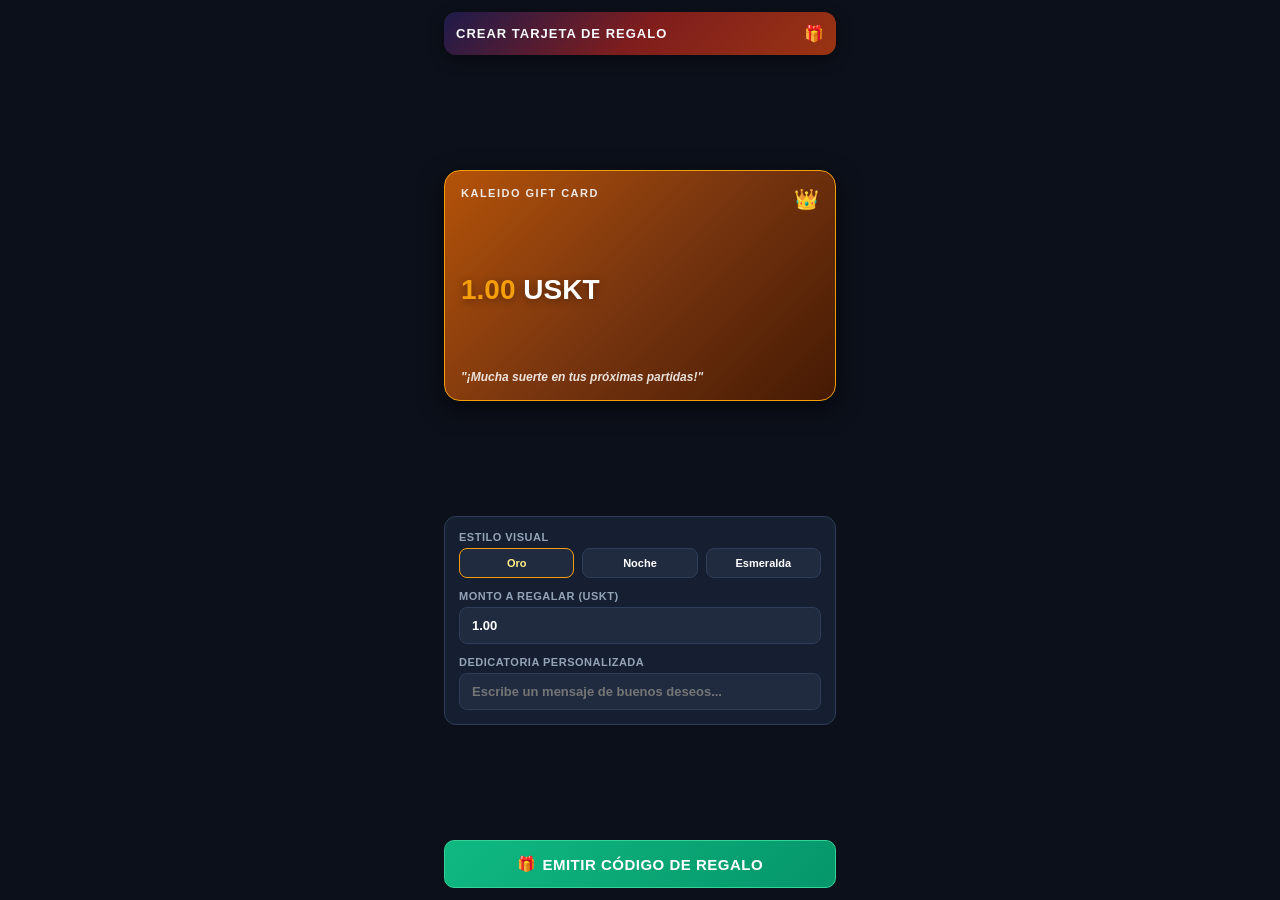
<file: crear_voucher.html>
<!DOCTYPE html>
<html lang="es">
<head>
    <meta charset="UTF-8">
    <meta name="viewport" content="width=device-width, initial-scale=1.0, maximum-scale=1.0, user-scalable=no, viewport-fit=cover">
    <meta http-equiv="Cache-Control" content="no-cache, no-store, must-revalidate">
    <meta http-equiv="Pragma" content="no-cache">
    <meta http-equiv="Expires" content="0">
    <title>Diseñador de Vouchers • Bingo Kaleido</title>
    <script src="https://telegram.org/js/telegram-web-app.js"></script>
    <style>
        :root {
            --bg-main: #0c101a;
            --bg-card: #161e31;
            --bg-cell: #202b3f;
            --border-cell: #2f3d59;
            --accent-gold: #f59e0b;
            --accent-gold-glow: rgba(245, 158, 11, 0.4);
            --accent-green: #10b981;
            --accent-red: #ef4444;
            --btn-blue: #1d5cb8;
            --text-main: #f8fafc;
            --text-muted: #94a3b8;
        }

        * {
            box-sizing: border-box;
            margin: 0;
            padding: 0;
            user-select: none;
            -webkit-user-select: none;
            -webkit-tap-highlight-color: transparent;
        }

        html, body {
            width: 100%;
            height: var(--tg-viewport-stable-height, 100dvh);
            min-height: var(--tg-viewport-stable-height, 100dvh);
            background-color: var(--bg-main);
            color: var(--text-main);
            font-family: -apple-system, BlinkMacSystemFont, "Segoe UI", Roboto, sans-serif;
            overflow-y: auto;
            overflow-x: hidden;
            display: flex;
            justify-content: center;
        }

        .viewport-container {
            width: 100%;
            max-width: 420px;
            display: flex;
            flex-direction: column;
            padding: 12px 14px;
            gap: 12px;
            min-height: 100%;
            justify-content: space-between;
        }

        .header-box {
            background: linear-gradient(135deg, #1e1b4b 0%, #7f1d1d 50%, #9a3412 100%);
            border-radius: 12px;
            padding: 12px;
            display: flex;
            justify-content: space-between;
            align-items: center;
            box-shadow: 0 4px 15px rgba(0, 0, 0, 0.4);
            flex-shrink: 0;
        }

        .header-title {
            font-size: 13px;
            font-weight: 900;
            letter-spacing: 1px;
            text-transform: uppercase;
        }

        /* TARJETA DE REGALO PREVISUALIZADA */
        .voucher-preview {
            width: 100%;
            aspect-ratio: 1.7 / 1;
            border-radius: 16px;
            padding: 16px;
            display: flex;
            flex-direction: column;
            justify-content: space-between;
            box-shadow: 0 8px 24px rgba(0,0,0,0.6);
            border: 1px solid rgba(255,255,255,0.2);
            transition: all 0.3s ease;
            position: relative;
            overflow: hidden;
        }

        .theme-gold {
            background: linear-gradient(135deg, #b45309 0%, #78350f 50%, #451a03 100%);
            border-color: var(--accent-gold);
        }

        .theme-night {
            background: linear-gradient(135deg, #1e1b4b 0%, #0f172a 50%, #020617 100%);
            border-color: #60a5fa;
        }

        .theme-emerald {
            background: linear-gradient(135deg, #065f46 0%, #064e3b 50%, #022c22 100%);
            border-color: var(--accent-green);
        }

        .preview-top {
            display: flex;
            justify-content: space-between;
            align-items: flex-start;
        }

        .voucher-brand {
            font-size: 11px;
            font-weight: 900;
            letter-spacing: 1.5px;
            text-transform: uppercase;
            opacity: 0.9;
        }

        .voucher-amount {
            font-size: 28px;
            font-weight: 900;
            color: #ffffff;
            text-shadow: 0 2px 8px rgba(0,0,0,0.4);
        }

        .voucher-amount span {
            color: var(--accent-gold);
        }

        .voucher-msg {
            font-size: 12px;
            font-weight: 600;
            color: rgba(255,255,255,0.85);
            font-style: italic;
        }

        .controls-card {
            background: var(--bg-card);
            border: 1px solid var(--border-cell);
            border-radius: 12px;
            padding: 14px;
            display: flex;
            flex-direction: column;
            gap: 12px;
        }

        .field-group {
            display: flex;
            flex-direction: column;
            gap: 5px;
        }

        .field-label {
            font-size: 11px;
            font-weight: 800;
            color: var(--text-muted);
            letter-spacing: 0.5px;
            text-transform: uppercase;
        }

        .input-field {
            background: var(--bg-cell);
            border: 1px solid var(--border-cell);
            color: #ffffff;
            padding: 10px 12px;
            border-radius: 8px;
            font-size: 13px;
            font-weight: 700;
            outline: none;
            width: 100%;
            -webkit-user-select: text;
            user-select: text;
        }

        .input-field:focus {
            border-color: #60a5fa;
        }

        .theme-selector-row {
            display: grid;
            grid-template-columns: repeat(3, 1fr);
            gap: 8px;
        }

        .theme-btn {
            background: var(--bg-cell);
            border: 1px solid var(--border-cell);
            color: #ffffff;
            padding: 8px 0;
            border-radius: 8px;
            font-size: 11px;
            font-weight: 800;
            cursor: pointer;
            text-align: center;
        }

        .theme-btn.active {
            border-color: var(--accent-gold);
            color: #fef08a;
        }

        .create-btn {
            background: linear-gradient(135deg, #10b981 0%, #059669 100%);
            border: 1px solid #34d399;
            color: #ffffff;
            padding: 14px 0;
            border-radius: 10px;
            font-size: 15px;
            font-weight: 900;
            cursor: pointer;
            letter-spacing: 0.5px;
            display: flex;
            align-items: center;
            justify-content: center;
            gap: 6px;
            flex-shrink: 0;
            transition: opacity 0.2s;
        }

        .create-btn:active {
            transform: scale(0.98);
        }

        .create-btn:disabled {
            opacity: 0.45;
            cursor: not-allowed;
            pointer-events: none;
        }

        .toast-notify {
            position: fixed;
            top: 15px;
            left: 50%;
            transform: translateX(-50%);
            background: rgba(15, 23, 42, 0.95);
            border: 1px solid #38bdf8;
            color: #ffffff;
            padding: 8px 18px;
            border-radius: 20px;
            font-size: 12px;
            font-weight: 700;
            box-shadow: 0 4px 18px rgba(0,0,0,0.7);
            z-index: 300;
            opacity: 0;
            pointer-events: none;
            transition: opacity 0.3s ease;
            text-align: center;
            max-width: 90%;
        }

        .toast-notify.visible {
            opacity: 1;
        }
    </style>
</head>
<body>

    <div class="viewport-container">
        <header class="header-box">
            <span class="header-title">CREAR TARJETA DE REGALO</span>
            <span style="font-size: 16px;">🎁</span>
        </header>

        <!-- PREVISUALIZACIÓN EN TIEMPO REAL -->
        <div class="voucher-preview theme-gold" id="voucherCard">
            <div class="preview-top">
                <span class="voucher-brand">KALEIDO GIFT CARD</span>
                <span style="font-size: 20px;">👑</span>
            </div>
            <div class="voucher-amount">
                <span id="prevAmount">1.00</span> USKT
            </div>
            <div class="voucher-msg" id="prevMessage">
                "¡Mucha suerte en tus próximas partidas!"
            </div>
        </div>

        <div class="controls-card">
            <div class="field-group">
                <label class="field-label">Estilo Visual</label>
                <div class="theme-selector-row">
                    <button class="theme-btn active" onclick="cambiarTema('gold')">Oro</button>
                    <button class="theme-btn" onclick="cambiarTema('night')">Noche</button>
                    <button class="theme-btn" onclick="cambiarTema('emerald')">Esmeralda</button>
                </div>
            </div>

            <div class="field-group">
                <label class="field-label">Monto a Regalar (USKT)</label>
                <input type="number" step="0.5" class="input-field" id="inpMonto" value="1.00" oninput="actualizarPrevisualizacion()">
            </div>

            <div class="field-group">
                <label class="field-label">Dedicatoria Personalizada</label>
                <input type="text" class="input-field" id="inpMensaje" maxlength="40" placeholder="Escribe un mensaje de buenos deseos..." oninput="actualizarPrevisualizacion()">
            </div>
        </div>

        <button class="create-btn" id="btnCrearVoucher" onclick="generarVoucher()">
            <span>🎁</span> EMITIR CÓDIGO DE REGALO
        </button>
    </div>

    <div class="toast-notify" id="toastNotify"></div>

    <script>
        const tg = window.Telegram?.WebApp;
        if (tg) {
            tg.ready();
            tg.expand();
            tg.enableClosingConfirmation();
            tg.onEvent('viewportChanged', (e) => {
                if (e.isStateStable) document.body.style.height = 'var(--tg-viewport-stable-height, 100dvh)';
            });
        }

        const urlParams = new URLSearchParams(window.location.search);
        const BACKEND_URL = urlParams.get('api') || "";
        let temaActual = 'gold';

        function cambiarTema(tema) {
            hapticFeedback('selection');
            temaActual = tema;

            const card = document.getElementById('voucherCard');
            card.className = `voucher-preview theme-${tema}`;

            const btns = document.querySelectorAll('.theme-btn');
            btns.forEach(b => {
                b.classList.toggle('active', b.getAttribute('onclick').includes(tema));
            });
        }

        function actualizarPrevisualizacion() {
            const monto = parseFloat(document.getElementById('inpMonto').value) || 0;
            const msj = document.getElementById('inpMensaje').value.trim();

            document.getElementById('prevAmount').innerText = monto.toFixed(2);
            document.getElementById('prevMessage').innerText = msj ? `"${msj}"` : '"¡Mucha suerte en tus próximas partidas!"';
        }

        async function generarVoucher() {
            const monto = parseFloat(document.getElementById('inpMonto').value) || 0;
            const msj = document.getElementById('inpMensaje').value.trim();
            const btn = document.getElementById('btnCrearVoucher');

            if (monto < 0.10) {
                hapticFeedback('error');
                mostrarToast("❌ El monto mínimo para regalos es de 0.10 USKT");
                return;
            }

            btn.disabled = true;
            btn.style.pointerEvents = 'none';
            btn.innerText = "⏳ EMITIENDO VOUCHER...";
            hapticFeedback('impact');

            const payload = {
                idempotency_key: crypto.randomUUID(),
                monto: monto,
                mensaje: msj,
                estilo: temaActual
            };

            try {
                // Simulación de respuesta inmediata para feedback háptico antes del cierre
                hapticFeedback('success');
                mostrarToast("✅ ¡Tarjeta de regalo generada con éxito!");
                setTimeout(() => {
                    if (tg) tg.close();
                }, 1200);
            } catch (err) {
                console.error("Error al emitir voucher:", err);
                hapticFeedback('error');
                mostrarToast("⚠️ Error al comunicarse con el servidor");
                btn.disabled = false;
                btn.style.pointerEvents = 'auto';
                btn.innerHTML = "<span>🎁</span> EMITIR CÓDIGO DE REGALO";
            }
        }

        function hapticFeedback(tipo) {
            if (!tg?.HapticFeedback) return;
            if (tipo === 'impact') tg.HapticFeedback.impactOccurred('medium');
            else if (tipo === 'selection') tg.HapticFeedback.selectionChanged();
            else if (tipo === 'success') tg.HapticFeedback.notificationOccurred('success');
            else if (tipo === 'error') tg.HapticFeedback.notificationOccurred('error');
        }

        function mostrarToast(msj) {
            const t = document.getElementById('toastNotify');
            t.innerText = msj;
            t.classList.add('visible');
            setTimeout(() => t.classList.remove('visible'), 2800);
        }
    </script>
</body>
</html>
</file>
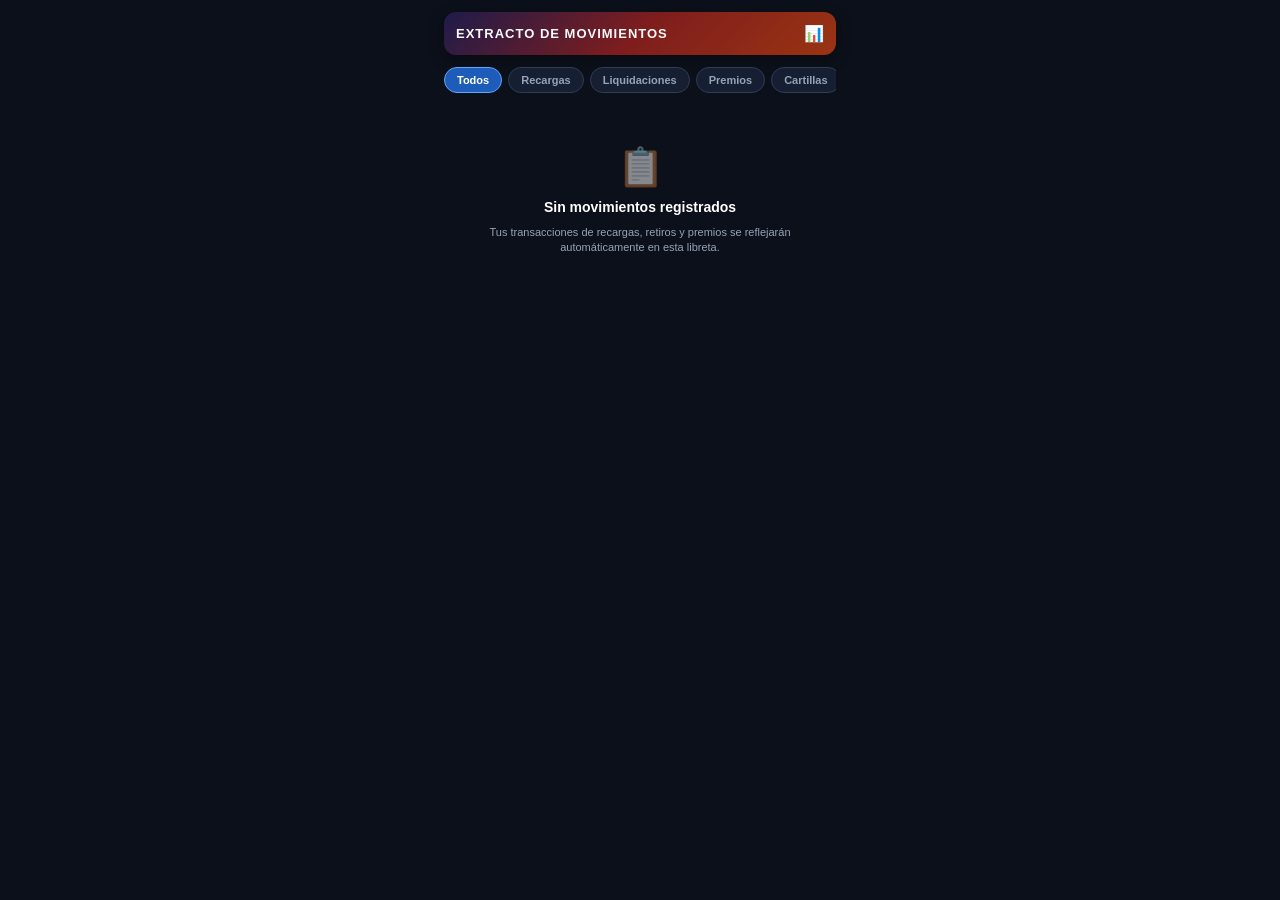
<file: extracto_contable.html>
<!DOCTYPE html>
<html lang="es">
<head>
    <meta charset="UTF-8">
    <meta name="viewport" content="width=device-width, initial-scale=1.0, maximum-scale=1.0, user-scalable=no, viewport-fit=cover">
    <meta http-equiv="Cache-Control" content="no-cache, no-store, must-revalidate">
    <meta http-equiv="Pragma" content="no-cache">
    <meta http-equiv="Expires" content="0">
    <title>Extracto Contable • Bingo Kaleido</title>
    <script src="https://telegram.org/js/telegram-web-app.js"></script>
    <style>
        :root {
            --bg-main: #0c101a;
            --bg-card: #161e31;
            --bg-cell: #202b3f;
            --border-cell: #2f3d59;
            --accent-gold: #f59e0b;
            --accent-green: #10b981;
            --accent-yellow: #eab308;
            --accent-red: #ef4444;
            --btn-blue: #1d5cb8;
            --text-main: #f8fafc;
            --text-muted: #94a3b8;
        }

        * {
            box-sizing: border-box;
            margin: 0;
            padding: 0;
            user-select: none;
            -webkit-user-select: none;
            -webkit-tap-highlight-color: transparent;
        }

        html, body {
            width: 100%;
            height: var(--tg-viewport-stable-height, 100dvh);
            min-height: var(--tg-viewport-stable-height, 100dvh);
            background-color: var(--bg-main);
            color: var(--text-main);
            font-family: -apple-system, BlinkMacSystemFont, "Segoe UI", Roboto, sans-serif;
            overflow-y: auto;
            overflow-x: hidden;
            display: flex;
            justify-content: center;
        }

        .viewport-container {
            width: 100%;
            max-width: 420px;
            display: flex;
            flex-direction: column;
            padding: 12px 14px;
            gap: 10px;
            min-height: 100%;
        }

        .header-box {
            background: linear-gradient(135deg, #1e1b4b 0%, #7f1d1d 50%, #9a3412 100%);
            border-radius: 12px;
            padding: 12px;
            display: flex;
            justify-content: space-between;
            align-items: center;
            box-shadow: 0 4px 15px rgba(0, 0, 0, 0.4);
            flex-shrink: 0;
        }

        .header-title {
            font-size: 13px;
            font-weight: 900;
            letter-spacing: 1px;
            text-transform: uppercase;
        }

        .filters-scroll-track {
            display: flex;
            align-items: center;
            gap: 6px;
            overflow-x: auto;
            scrollbar-width: none;
            padding: 2px 0;
            flex-shrink: 0;
        }

        .filters-scroll-track::-webkit-scrollbar {
            display: none;
        }

        .filter-chip {
            background: var(--bg-card);
            border: 1px solid var(--border-cell);
            color: var(--text-muted);
            padding: 6px 12px;
            border-radius: 18px;
            font-size: 11px;
            font-weight: 800;
            cursor: pointer;
            white-space: nowrap;
            transition: all 0.15s;
        }

        .filter-chip.active {
            background: var(--btn-blue);
            color: #ffffff;
            border-color: #60a5fa;
        }

        .transactions-list {
            display: flex;
            flex-direction: column;
            gap: 8px;
            flex: 1;
            overflow-y: auto;
        }

        .tx-card {
            background: var(--bg-card);
            border: 1px solid var(--border-cell);
            border-radius: 12px;
            padding: 12px;
            display: flex;
            justify-content: space-between;
            align-items: center;
        }

        .tx-left {
            display: flex;
            flex-direction: column;
            gap: 3px;
        }

        .tx-tipo {
            font-size: 13px;
            font-weight: 800;
            color: #ffffff;
            display: flex;
            align-items: center;
            gap: 5px;
        }

        .tx-meta {
            font-size: 11px;
            color: var(--text-muted);
            font-weight: 600;
        }

        .tx-right {
            display: flex;
            flex-direction: column;
            align-items: flex-end;
            gap: 3px;
        }

        .tx-monto {
            font-size: 14px;
            font-weight: 900;
        }

        .tx-monto.positivo {
            color: var(--accent-green);
        }

        .tx-monto.negativo {
            color: var(--accent-red);
        }

        .tx-badge {
            font-size: 9px;
            font-weight: 800;
            padding: 2px 6px;
            border-radius: 4px;
            text-transform: uppercase;
        }

        .badge-completado {
            background: rgba(16, 185, 129, 0.2);
            color: #a7f3d0;
            border: 1px solid var(--accent-green);
        }

        .badge-pendiente {
            background: rgba(234, 179, 8, 0.2);
            color: #fef08a;
            border: 1px solid var(--accent-yellow);
        }

        .badge-rechazado {
            background: rgba(239, 68, 68, 0.2);
            color: #fca5a5;
            border: 1px solid var(--accent-red);
        }

        .empty-state {
            display: flex;
            flex-direction: column;
            align-items: center;
            justify-content: center;
            text-align: center;
            gap: 10px;
            padding: 40px 20px;
            color: var(--text-muted);
        }

        .toast-notify {
            position: fixed;
            top: 15px;
            left: 50%;
            transform: translateX(-50%);
            background: rgba(15, 23, 42, 0.95);
            border: 1px solid #38bdf8;
            color: #ffffff;
            padding: 8px 18px;
            border-radius: 20px;
            font-size: 12px;
            font-weight: 700;
            box-shadow: 0 4px 18px rgba(0,0,0,0.7);
            z-index: 300;
            opacity: 0;
            pointer-events: none;
            transition: opacity 0.3s ease;
            text-align: center;
            max-width: 90%;
        }

        .toast-notify.visible {
            opacity: 1;
        }
    </style>
</head>
<body>

    <div class="viewport-container">
        <header class="header-box">
            <span class="header-title">EXTRACTO DE MOVIMIENTOS</span>
            <span style="font-size: 16px;">📊</span>
        </header>

        <div class="filters-scroll-track">
            <button class="filter-chip active" onclick="aplicarFiltro('todos')">Todos</button>
            <button class="filter-chip" onclick="aplicarFiltro('deposito')">Recargas</button>
            <button class="filter-chip" onclick="aplicarFiltro('retiro')">Liquidaciones</button>
            <button class="filter-chip" onclick="aplicarFiltro('premio')">Premios</button>
            <button class="filter-chip" onclick="aplicarFiltro('compra')">Cartillas</button>
        </div>

        <div class="transactions-list" id="txListContainer"></div>
    </div>

    <div class="toast-notify" id="toastNotify"></div>

    <script>
        const tg = window.Telegram?.WebApp;
        if (tg) {
            tg.ready();
            tg.expand();
            tg.enableClosingConfirmation();
            tg.onEvent('viewportChanged', (e) => {
                if (e.isStateStable) document.body.style.height = 'var(--tg-viewport-stable-height, 100dvh)';
            });
        }

        const urlParams = new URLSearchParams(window.location.search);
        const rawHistorial = urlParams.get('tx') || "";
        let filtroActual = 'todos';
        let historialTransacciones = [];

        try {
            if (rawHistorial) {
                historialTransacciones = JSON.parse(decodeURIComponent(rawHistorial));
            }
        } catch (e) {
            console.warn("Sin historial previo codificado.");
        }

        function aplicarFiltro(tipo) {
            hapticFeedback('selection');
            filtroActual = tipo;

            const chips = document.querySelectorAll('.filter-chip');
            chips.forEach(c => {
                c.classList.toggle('active', c.getAttribute('onclick').includes(tipo));
            });

            renderizarTransacciones();
        }

        function renderizarTransacciones() {
            const container = document.getElementById('txListContainer');
            container.innerHTML = '';

            const filtradas = historialTransacciones.filter(t => {
                if (filtroActual === 'todos') return true;
                return (t.tipo || '').toLowerCase().includes(filtroActual);
            });

            if (filtradas.length === 0) {
                container.innerHTML = `
                    <div class="empty-state">
                        <div style="font-size: 38px; opacity: 0.5;">📋</div>
                        <div style="font-size: 14px; font-weight: 800; color: #ffffff;">Sin movimientos registrados</div>
                        <p style="font-size: 11px; line-height: 1.4;">
                            Tus transacciones de recargas, retiros y premios se reflejarán automáticamente en esta libreta.
                        </p>
                    </div>
                `;
                return;
            }

            filtradas.forEach(tx => {
                const card = document.createElement('div');
                card.className = 'tx-card';

                const esIngreso = ['deposito', 'premio', 'recompensa'].some(k => (tx.tipo || '').toLowerCase().includes(k));
                const signo = esIngreso ? '+' : '-';
                const claseMonto = esIngreso ? 'positivo' : 'negativo';

                let icono = '💸';
                if ((tx.tipo || '').toLowerCase().includes('deposito')) icono = '📥';
                else if ((tx.tipo || '').toLowerCase().includes('retiro')) icono = '📤';
                else if ((tx.tipo || '').toLowerCase().includes('premio')) icono = '🏆';
                else if ((tx.tipo || '').toLowerCase().includes('compra')) icono = '🎟️';

                const estado = (tx.estado || 'Completado').toLowerCase();
                let claseBadge = 'badge-completado';
                if (estado === 'pendiente') claseBadge = 'badge-pendiente';
                else if (estado === 'rechazado') claseBadge = 'badge-rechazado';

                card.innerHTML = `
                    <div class="tx-left">
                        <div class="tx-tipo">
                            <span>${icono}</span> ${tx.tipo || 'Operación'}
                        </div>
                        <div class="tx-meta">
                            Ref: ${tx.ref || 'N/A'} • ${tx.fecha || 'Reciente'}
                        </div>
                    </div>
                    <div class="tx-right">
                        <div class="tx-monto ${claseMonto}">
                            ${signo}${parseFloat(tx.monto || 0).toFixed(2)} USKT
                        </div>
                        <div class="tx-badge ${claseBadge}">
                            ${tx.estado || 'Completado'}
                        </div>
                    </div>
                `;

                container.appendChild(card);
            });
        }

        function hapticFeedback(tipo) {
            if (!tg?.HapticFeedback) return;
            if (tipo === 'impact') tg.HapticFeedback.impactOccurred('medium');
            else if (tipo === 'selection') tg.HapticFeedback.selectionChanged();
            else if (tipo === 'success') tg.HapticFeedback.notificationOccurred('success');
            else if (tipo === 'error') tg.HapticFeedback.notificationOccurred('error');
        }

        function mostrarToast(msj) {
            const t = document.getElementById('toastNotify');
            t.innerText = msj;
            t.classList.add('visible');
            setTimeout(() => t.classList.remove('visible'), 2800);
        }

        renderizarTransacciones();
    </script>
</body>
</html>
</file>
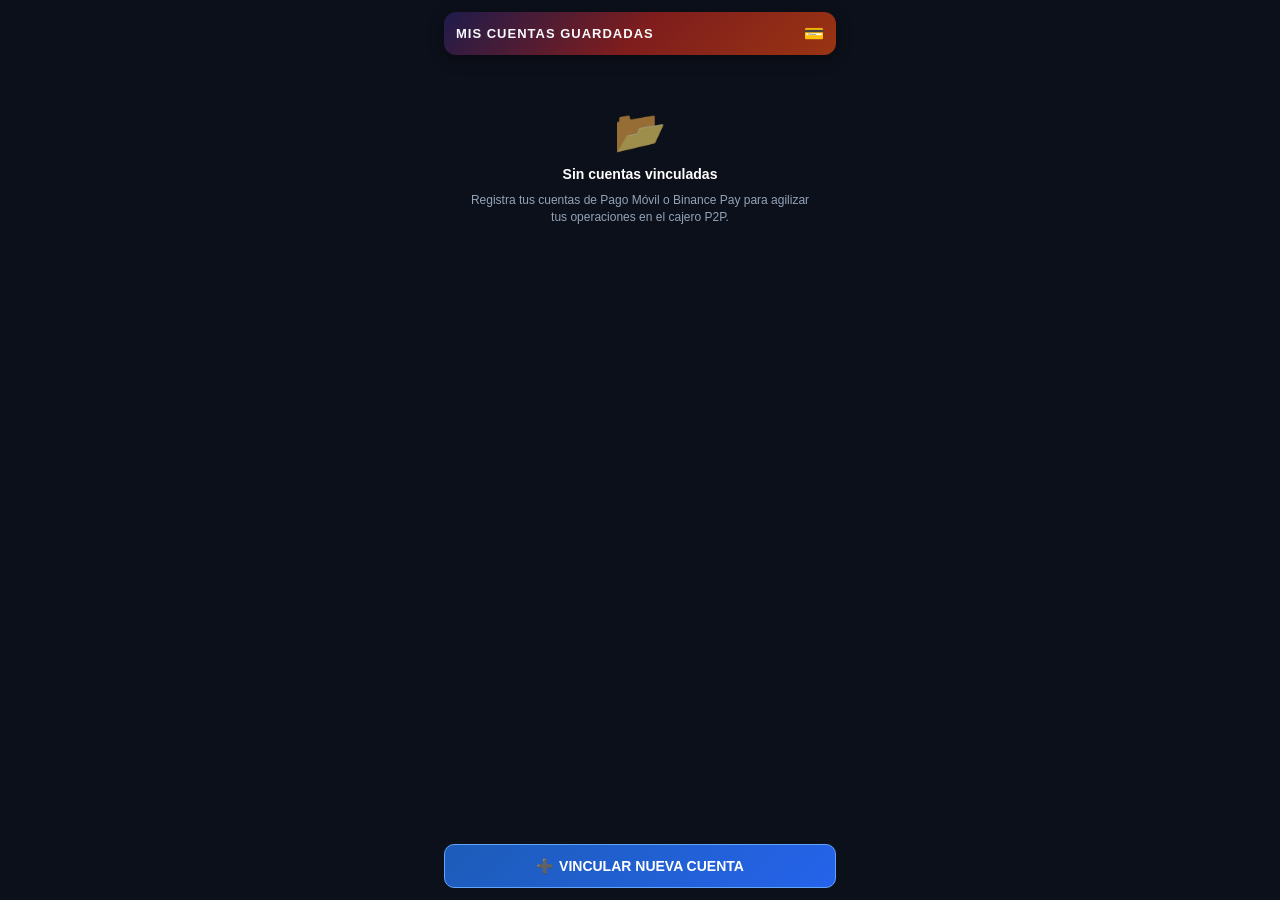
<file: libreta_metodos.html>
<!DOCTYPE html>
<html lang="es">
<head>
    <meta charset="UTF-8">
    <meta name="viewport" content="width=device-width, initial-scale=1.0, maximum-scale=1.0, user-scalable=no, viewport-fit=cover">
    <meta http-equiv="Cache-Control" content="no-cache, no-store, must-revalidate">
    <meta http-equiv="Pragma" content="no-cache">
    <meta http-equiv="Expires" content="0">
    <title>Libreta de Métodos • Bingo Kaleido</title>
    <script src="https://telegram.org/js/telegram-web-app.js"></script>
    <style>
        :root {
            --bg-main: #0c101a;
            --bg-card: #161e31;
            --bg-cell: #202b3f;
            --border-cell: #2f3d59;
            --accent-gold: #f59e0b;
            --accent-green: #10b981;
            --btn-blue: #1d5cb8;
            --btn-blue-hover: #2563eb;
            --text-main: #f8fafc;
            --text-muted: #94a3b8;
        }

        * {
            box-sizing: border-box;
            margin: 0;
            padding: 0;
            user-select: none;
            -webkit-user-select: none;
            -webkit-tap-highlight-color: transparent;
        }

        html, body {
            width: 100%;
            height: var(--tg-viewport-stable-height, 100dvh);
            min-height: var(--tg-viewport-stable-height, 100dvh);
            background-color: var(--bg-main);
            color: var(--text-main);
            font-family: -apple-system, BlinkMacSystemFont, "Segoe UI", Roboto, sans-serif;
            overflow-y: auto;
            overflow-x: hidden;
            display: flex;
            justify-content: center;
        }

        .viewport-container {
            width: 100%;
            max-width: 420px;
            display: flex;
            flex-direction: column;
            padding: 12px 14px;
            gap: 12px;
            min-height: 100%;
            justify-content: space-between;
        }

        .header-box {
            background: linear-gradient(135deg, #1e1b4b 0%, #7f1d1d 50%, #9a3412 100%);
            border-radius: 12px;
            padding: 12px;
            display: flex;
            justify-content: space-between;
            align-items: center;
            box-shadow: 0 4px 15px rgba(0, 0, 0, 0.4);
            flex-shrink: 0;
        }

        .header-title {
            font-size: 13px;
            font-weight: 900;
            letter-spacing: 1px;
            text-transform: uppercase;
        }

        .cards-list {
            display: flex;
            flex-direction: column;
            gap: 10px;
            flex: 1;
            overflow-y: auto;
        }

        .method-card {
            background: var(--bg-card);
            border: 1px solid var(--border-cell);
            border-radius: 12px;
            padding: 14px;
            display: flex;
            flex-direction: column;
            gap: 6px;
            position: relative;
            cursor: pointer;
            transition: all 0.2s ease;
        }

        .method-card:active {
            transform: scale(0.98);
            border-color: #60a5fa;
        }

        .method-header {
            display: flex;
            justify-content: space-between;
            align-items: center;
        }

        .method-title {
            font-size: 13px;
            font-weight: 800;
            color: #ffffff;
            display: flex;
            align-items: center;
            gap: 6px;
        }

        .method-badge {
            background: rgba(37, 99, 235, 0.25);
            border: 1px solid #60a5fa;
            color: #93c5fd;
            font-size: 10px;
            font-weight: 800;
            padding: 2px 6px;
            border-radius: 5px;
        }

        .method-badge.binance {
            background: rgba(245, 158, 11, 0.2);
            border-color: var(--accent-gold);
            color: #fef08a;
        }

        .method-detail {
            font-size: 12px;
            color: var(--text-muted);
            font-weight: 600;
            line-height: 1.4;
        }

        .method-detail strong {
            color: #cbd5e1;
        }

        .empty-state {
            display: flex;
            flex-direction: column;
            align-items: center;
            justify-content: center;
            text-align: center;
            gap: 10px;
            padding: 40px 20px;
            color: var(--text-muted);
        }

        .empty-icon {
            font-size: 42px;
            opacity: 0.6;
        }

        .empty-title {
            font-size: 14px;
            font-weight: 800;
            color: #ffffff;
        }

        .add-account-btn {
            background: linear-gradient(135deg, #1d5cb8 0%, #2563eb 100%);
            border: 1px solid #60a5fa;
            color: #ffffff;
            padding: 13px 0;
            border-radius: 10px;
            font-size: 14px;
            font-weight: 900;
            cursor: pointer;
            display: flex;
            align-items: center;
            justify-content: center;
            gap: 6px;
            flex-shrink: 0;
            text-decoration: none;
        }

        .add-account-btn:active {
            transform: scale(0.98);
        }

        .toast-notify {
            position: fixed;
            top: 15px;
            left: 50%;
            transform: translateX(-50%);
            background: rgba(15, 23, 42, 0.95);
            border: 1px solid #38bdf8;
            color: #ffffff;
            padding: 8px 18px;
            border-radius: 20px;
            font-size: 12px;
            font-weight: 700;
            box-shadow: 0 4px 18px rgba(0,0,0,0.7);
            z-index: 300;
            opacity: 0;
            pointer-events: none;
            transition: opacity 0.3s ease;
            text-align: center;
            max-width: 90%;
        }

        .toast-notify.visible {
            opacity: 1;
        }
    </style>
</head>
<body>

    <div class="viewport-container">
        <header class="header-box">
            <span class="header-title">MIS CUENTAS GUARDADAS</span>
            <span style="font-size: 16px;">💳</span>
        </header>

        <div class="cards-list" id="metodosList"></div>

        <a class="add-account-btn" id="btnNuevaCuenta" href="registro_cuenta.html">
            <span>➕</span> VINCULAR NUEVA CUENTA
        </a>
    </div>

    <div class="toast-notify" id="toastNotify"></div>

    <script>
        const tg = window.Telegram?.WebApp;
        if (tg) {
            tg.ready();
            tg.expand();
            tg.enableClosingConfirmation();
            tg.onEvent('viewportChanged', (e) => {
                if (e.isStateStable) document.body.style.height = 'var(--tg-viewport-stable-height, 100dvh)';
            });
        }

        const urlParams = new URLSearchParams(window.location.search);
        const BACKEND_URL = urlParams.get('api') || "";
        const rawMetodos = urlParams.get('m') || "";

        // Reenviar parámetros al formulario de registro
        document.getElementById('btnNuevaCuenta').href = `registro_cuenta.html?api=${encodeURIComponent(BACKEND_URL)}`;

        let listaMetodos = [];

        try {
            if (rawMetodos) {
                listaMetodos = JSON.parse(decodeURIComponent(rawMetodos));
            }
        } catch (e) {
            console.warn("No se pasaron métodos codificados en URL, cargando estado base...");
        }

        function renderizarMetodos() {
            const container = document.getElementById('metodosList');
            container.innerHTML = '';

            if (listaMetodos.length === 0) {
                container.innerHTML = `
                    <div class="empty-state">
                        <div class="empty-icon">📂</div>
                        <div class="empty-title">Sin cuentas vinculadas</div>
                        <p style="font-size: 12px; line-height: 1.4;">
                            Registra tus cuentas de Pago Móvil o Binance Pay para agilizar tus operaciones en el cajero P2P.
                        </p>
                    </div>
                `;
                return;
            }

            listaMetodos.forEach((m, idx) => {
                const card = document.createElement('div');
                card.className = 'method-card';
                const esBinance = m.banco === 'Binance Pay';

                card.innerHTML = `
                    <div class="method-header">
                        <span class="method-title">
                            <span>${esBinance ? '🟨' : '🏦'}</span> ${m.banco}
                        </span>
                        <span class="method-badge ${esBinance ? 'binance' : ''}">
                            ${esBinance ? 'BINANCE' : 'PAGO MÓVIL'}
                        </span>
                    </div>
                    <div class="method-detail">
                        ${esBinance ? `<strong>Pay ID / Correo:</strong> ${m.telefono}` : `
                            <strong>Teléfono:</strong> ${m.telefono}<br>
                            <strong>Cédula:</strong> ${m.cedula || 'N/A'}
                        `}
                    </div>
                `;

                card.onclick = () => {
                    hapticFeedback('selection');
                    const datoCopiado = esBinance ? m.telefono : `${m.banco} | ${m.telefono} | ${m.cedula}`;
                    navigator.clipboard?.writeText(datoCopiado);
                    mostrarToast("📋 Datos de cuenta copiados al portapapeles");
                };

                container.appendChild(card);
            });
        }

        function hapticFeedback(tipo) {
            if (!tg?.HapticFeedback) return;
            if (tipo === 'impact') tg.HapticFeedback.impactOccurred('medium');
            else if (tipo === 'selection') tg.HapticFeedback.selectionChanged();
            else if (tipo === 'success') tg.HapticFeedback.notificationOccurred('success');
            else if (tipo === 'error') tg.HapticFeedback.notificationOccurred('error');
        }

        function mostrarToast(msj) {
            const t = document.getElementById('toastNotify');
            t.innerText = msj;
            t.classList.add('visible');
            setTimeout(() => t.classList.remove('visible'), 2800);
        }

        renderizarMetodos();
    </script>
</body>
</html>
</file>
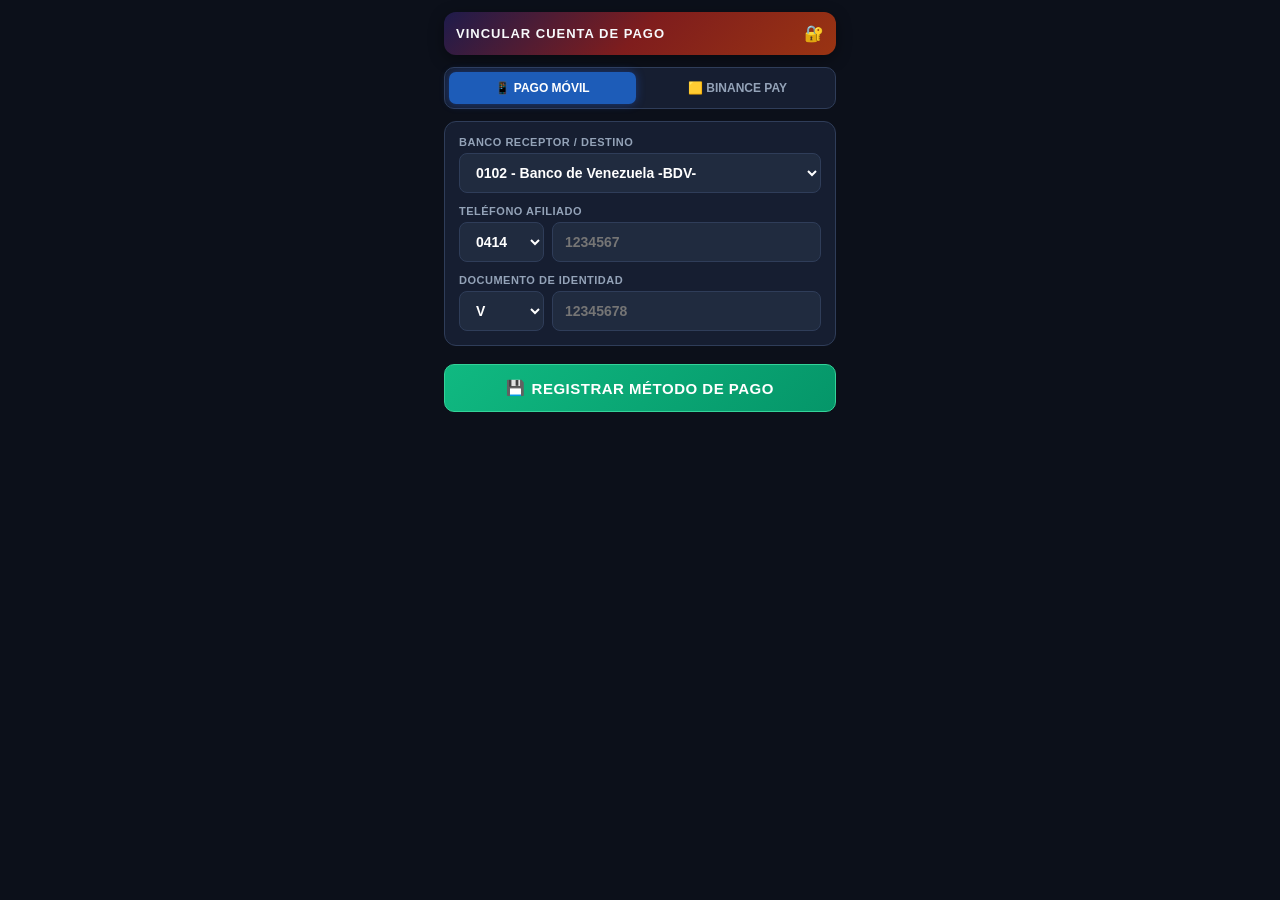
<file: registro_cuenta.html>
<!DOCTYPE html>
<html lang="es">
<head>
    <meta charset="UTF-8">
    <meta name="viewport" content="width=device-width, initial-scale=1.0, maximum-scale=1.0, user-scalable=no, viewport-fit=cover">
    <meta http-equiv="Cache-Control" content="no-cache, no-store, must-revalidate">
    <meta http-equiv="Pragma" content="no-cache">
    <meta http-equiv="Expires" content="0">
    <title>Registro de Cuenta • Bingo Kaleido</title>
    <script src="https://telegram.org/js/telegram-web-app.js"></script>
    <style>
        :root {
            --bg-main: #0c101a;
            --bg-card: #161e31;
            --bg-cell: #202b3f;
            --border-cell: #2f3d59;
            --accent-gold: #f59e0b;
            --accent-green: #10b981;
            --accent-red: #b91c1c;
            --btn-blue: #1d5cb8;
            --btn-blue-hover: #2563eb;
            --text-main: #f8fafc;
            --text-muted: #94a3b8;
        }

        * {
            box-sizing: border-box;
            margin: 0;
            padding: 0;
            user-select: none;
            -webkit-user-select: none;
            -webkit-tap-highlight-color: transparent;
        }

        html, body {
            width: 100%;
            height: var(--tg-viewport-stable-height, 100dvh);
            min-height: var(--tg-viewport-stable-height, 100dvh);
            background-color: var(--bg-main);
            color: var(--text-main);
            font-family: -apple-system, BlinkMacSystemFont, "Segoe UI", Roboto, sans-serif;
            overflow-y: auto;
            overflow-x: hidden;
            display: flex;
            justify-content: center;
        }

        .viewport-container {
            width: 100%;
            max-width: 420px;
            display: flex;
            flex-direction: column;
            padding: 12px 14px;
            gap: 12px;
        }

        .header-box {
            background: linear-gradient(135deg, #1e1b4b 0%, #7f1d1d 50%, #9a3412 100%);
            border-radius: 12px;
            padding: 12px;
            display: flex;
            justify-content: space-between;
            align-items: center;
            box-shadow: 0 4px 15px rgba(0, 0, 0, 0.4);
            flex-shrink: 0;
        }

        .header-title {
            font-size: 13px;
            font-weight: 900;
            letter-spacing: 1px;
            text-transform: uppercase;
        }

        .tabs-row {
            display: grid;
            grid-template-columns: 1fr 1fr;
            gap: 8px;
            background: var(--bg-card);
            border: 1px solid var(--border-cell);
            padding: 4px;
            border-radius: 10px;
        }

        .tab-btn {
            background: transparent;
            color: var(--text-muted);
            border: none;
            padding: 9px 0;
            border-radius: 7px;
            font-size: 12px;
            font-weight: 800;
            cursor: pointer;
            transition: all 0.2s;
        }

        .tab-btn.active {
            background: var(--btn-blue);
            color: #ffffff;
            box-shadow: 0 0 10px rgba(37, 99, 235, 0.4);
        }

        .form-card {
            background: var(--bg-card);
            border: 1px solid var(--border-cell);
            border-radius: 12px;
            padding: 14px;
            display: flex;
            flex-direction: column;
            gap: 12px;
        }

        .form-group {
            display: flex;
            flex-direction: column;
            gap: 5px;
        }

        .field-label {
            font-size: 11px;
            font-weight: 800;
            color: var(--text-muted);
            letter-spacing: 0.5px;
            text-transform: uppercase;
        }

        .select-field, .input-field {
            background: var(--bg-cell);
            border: 1px solid var(--border-cell);
            color: #ffffff;
            padding: 10px 12px;
            border-radius: 8px;
            font-size: 14px;
            font-weight: 700;
            outline: none;
            width: 100%;
            -webkit-user-select: text;
            user-select: text;
        }

        .select-field:focus, .input-field:focus {
            border-color: #60a5fa;
        }

        .compound-row {
            display: grid;
            grid-template-columns: 85px 1fr;
            gap: 8px;
        }

        .save-btn {
            background: linear-gradient(135deg, #10b981 0%, #059669 100%);
            border: 1px solid #34d399;
            color: #ffffff;
            padding: 14px 0;
            border-radius: 10px;
            font-size: 15px;
            font-weight: 900;
            cursor: pointer;
            letter-spacing: 0.5px;
            display: flex;
            align-items: center;
            justify-content: center;
            gap: 6px;
            margin-top: 6px;
            transition: opacity 0.2s;
        }

        .save-btn:active {
            transform: scale(0.98);
        }

        .save-btn:disabled {
            opacity: 0.45;
            cursor: not-allowed;
            pointer-events: none;
        }

        .toast-notify {
            position: fixed;
            top: 15px;
            left: 50%;
            transform: translateX(-50%);
            background: rgba(15, 23, 42, 0.95);
            border: 1px solid #38bdf8;
            color: #ffffff;
            padding: 8px 18px;
            border-radius: 20px;
            font-size: 12px;
            font-weight: 700;
            box-shadow: 0 4px 18px rgba(0,0,0,0.7);
            z-index: 300;
            opacity: 0;
            pointer-events: none;
            transition: opacity 0.3s ease;
            text-align: center;
            max-width: 90%;
        }

        .toast-notify.visible {
            opacity: 1;
        }
    </style>
</head>
<body>

    <div class="viewport-container">
        <header class="header-box">
            <span class="header-title">VINCULAR CUENTA DE PAGO</span>
            <span style="font-size: 16px;">🔐</span>
        </header>

        <div class="tabs-row">
            <button class="tab-btn active" id="tabPM" onclick="cambiarModo('pm')">📱 PAGO MÓVIL</button>
            <button class="tab-btn" id="tabBinance" onclick="cambiarModo('binance')">🟨 BINANCE PAY</button>
        </div>

        <!-- FORMULARIO PAGO MÓVIL -->
        <div class="form-card" id="formPM">
            <div class="form-group">
                <label class="field-label">Banco Receptor / Destino</label>
                <select class="select-field" id="selBanco">
                    <option value="0102 - Banco de Venezuela -BDV-">0102 - Banco de Venezuela -BDV-</option>
                    <option value="0104 - Venezolano de Crédito">0104 - Venezolano de Crédito</option>
                    <option value="0105 - Banco Mercantil">0105 - Banco Mercantil</option>
                    <option value="0108 - Banco Provincial">0108 - Banco Provincial</option>
                    <option value="0114 - Bancaribe">0114 - Bancaribe</option>
                    <option value="0115 - Banco Exterior">0115 - Banco Exterior</option>
                    <option value="0128 - Banco Caroní">0128 - Banco Caroní</option>
                    <option value="0134 - Banesco">0134 - Banesco</option>
                    <option value="0137 - Banco Sofitasa">0137 - Banco Sofitasa</option>
                    <option value="0138 - Banco Plaza">0138 - Banco Plaza</option>
                    <option value="0151 - BFC Banco Fondo Común">0151 - BFC Banco Fondo Común</option>
                    <option value="0156 - 100% Banco">0156 - 100% Banco</option>
                    <option value="0157 - Banco DelSur">0157 - Banco DelSur</option>
                    <option value="0163 - Banco del Tesoro -BDT-">0163 - Banco del Tesoro -BDT-</option>
                    <option value="0166 - Banco Agrícola de Venezuela">0166 - Banco Agrícola</option>
                    <option value="0168 - Bancrecer">0168 - Bancrecer</option>
                    <option value="0169 - Mi Banco -R4 Banco-">0169 - Mi Banco</option>
                    <option value="0171 - Banco Activo">0171 - Banco Activo</option>
                    <option value="0172 - Bancamiga">0172 - Bancamiga</option>
                    <option value="0173 - Banco Internacional de Desarrollo">0173 - BID</option>
                    <option value="0174 - Banplus">0174 - Banplus</option>
                    <option value="0175 - Banco Bicentenario">0175 - Banco Bicentenario</option>
                    <option value="0177 - BANFANB">0177 - BANFANB</option>
                    <option value="0191 - BNC Nacional de Crédito -BNC-">0191 - BNC</option>
                </select>
            </div>

            <div class="form-group">
                <label class="field-label">Teléfono Afiliado</label>
                <div class="compound-row">
                    <select class="select-field" id="selPrefijo">
                        <option value="0414">0414</option>
                        <option value="0424">0424</option>
                        <option value="0412">0412</option>
                        <option value="0416">0416</option>
                        <option value="0426">0426</option>
                        <option value="0422">0422</option>
                    </select>
                    <input type="tel" class="input-field" id="inpTelefono" placeholder="1234567" maxlength="7">
                </div>
            </div>

            <div class="form-group">
                <label class="field-label">Documento de Identidad</label>
                <div class="compound-row">
                    <select class="select-field" id="selTipoDoc">
                        <option value="V">V</option>
                        <option value="E">E</option>
                        <option value="J">J</option>
                        <option value="G">G</option>
                        <option value="P">P</option>
                    </select>
                    <input type="tel" class="input-field" id="inpCedula" placeholder="12345678" maxlength="9">
                </div>
            </div>
        </div>

        <!-- FORMULARIO BINANCE PAY -->
        <div class="form-card" id="formBinance" style="display: none;">
            <div class="form-group">
                <label class="field-label">Binance Pay ID / Correo Afiliado</label>
                <input type="text" class="input-field" id="inpBinanceID" placeholder="Ej: 12345678 o usuario@correo.com">
            </div>
            <p style="font-size: 11px; color: var(--text-muted); line-height: 1.4;">
                💡 Los activos liquidados por este método se acreditarán exclusivamente en <strong>USDT</strong> sin comisiones de red adicionales.
            </p>
        </div>

        <button class="save-btn" id="btnGuardar" onclick="guardarCuenta()">
            <span>💾</span> REGISTRAR MÉTODO DE PAGO
        </button>
    </div>

    <div class="toast-notify" id="toastNotify"></div>

    <script>
        const tg = window.Telegram?.WebApp;
        if (tg) {
            tg.ready();
            tg.expand();
            tg.enableClosingConfirmation();
            tg.onEvent('viewportChanged', (e) => {
                if (e.isStateStable) document.body.style.height = 'var(--tg-viewport-stable-height, 100dvh)';
            });
        }

        const urlParams = new URLSearchParams(window.location.search);
        const BACKEND_URL = urlParams.get('api') || "";
        let modoActual = 'pm';

        function cambiarModo(modo) {
            modoActual = modo;
            hapticFeedback('selection');
            if (modo === 'pm') {
                document.getElementById('tabPM').classList.add('active');
                document.getElementById('tabBinance').classList.remove('active');
                document.getElementById('formPM').style.display = 'flex';
                document.getElementById('formBinance').style.display = 'none';
            } else {
                document.getElementById('tabBinance').classList.add('active');
                document.getElementById('tabPM').classList.remove('active');
                document.getElementById('formPM').style.display = 'none';
                document.getElementById('formBinance').style.display = 'flex';
            }
        }

        async function guardarCuenta() {
            const btn = document.getElementById('btnGuardar');
            let payload = {};

            if (modoActual === 'pm') {
                const banco = document.getElementById('selBanco').value;
                const pref = document.getElementById('selPrefijo').value;
                const numTel = document.getElementById('inpTelefono').value.trim();
                const tipoDoc = document.getElementById('selTipoDoc').value;
                const numDoc = document.getElementById('inpCedula').value.trim();

                if (!numTel || numTel.length < 7 || !/^\d+$/.test(numTel)) {
                    hapticFeedback('error');
                    mostrarToast("❌ Ingresa un número telefónico válido (7 dígitos)");
                    return;
                }

                if (!numDoc || numDoc.length < 6 || !/^\d+$/.test(numDoc)) {
                    hapticFeedback('error');
                    mostrarToast("❌ Ingresa un número de documento válido");
                    return;
                }

                payload = {
                    banco: banco,
                    telefono: `${pref}${numTel}`,
                    cedula: `${tipoDoc}-${numDoc}`
                };
            } else {
                const binanceID = document.getElementById('inpBinanceID').value.trim();
                if (!binanceID || binanceID.length < 4) {
                    hapticFeedback('error');
                    mostrarToast("❌ Ingresa un Pay ID o correo válido");
                    return;
                }

                payload = {
                    banco: "Binance Pay",
                    telefono: binanceID,
                    cedula: ""
                };
            }

            btn.disabled = true;
            btn.style.pointerEvents = 'none';
            btn.innerText = "⏳ GUARDANDO...";
            hapticFeedback('impact');

            try {
                const endpoint = `${BACKEND_URL}/api/guardar-cuenta`;
                const resp = await fetch(endpoint, {
                    method: 'POST',
                    headers: {
                        'Content-Type': 'application/json',
                        'X-Telegram-Init-Data': tg?.initData || ''
                    },
                    body: JSON.stringify(payload)
                });

                const resData = await resp.json();
                if (resData.ok) {
                    hapticFeedback('success');
                    mostrarToast("✅ Cuenta registrada exitosamente. Regresando al bot...");
                    setTimeout(() => {
                        if (tg) tg.close();
                    }, 1200);
                } else {
                    hapticFeedback('error');
                    mostrarToast(`⚠️ ${resData.error || 'Error al guardar la cuenta'}`);
                    btn.disabled = false;
                    btn.style.pointerEvents = 'auto';
                    btn.innerHTML = "<span>💾</span> REGISTRAR MÉTODO DE PAGO";
                }
            } catch (err) {
                console.error("Error al registrar cuenta:", err);
                hapticFeedback('error');
                mostrarToast("⚠️ Error de conexión con el servidor");
                btn.disabled = false;
                btn.style.pointerEvents = 'auto';
                btn.innerHTML = "<span>💾</span> REGISTRAR MÉTODO DE PAGO";
            }
        }

        function hapticFeedback(tipo) {
            if (!tg?.HapticFeedback) return;
            if (tipo === 'impact') tg.HapticFeedback.impactOccurred('medium');
            else if (tipo === 'selection') tg.HapticFeedback.selectionChanged();
            else if (tipo === 'success') tg.HapticFeedback.notificationOccurred('success');
            else if (tipo === 'error') tg.HapticFeedback.notificationOccurred('error');
        }

        function mostrarToast(msj) {
            const t = document.getElementById('toastNotify');
            t.innerText = msj;
            t.classList.add('visible');
            setTimeout(() => t.classList.remove('visible'), 2800);
        }
    </script>
</body>
</html>
</file>
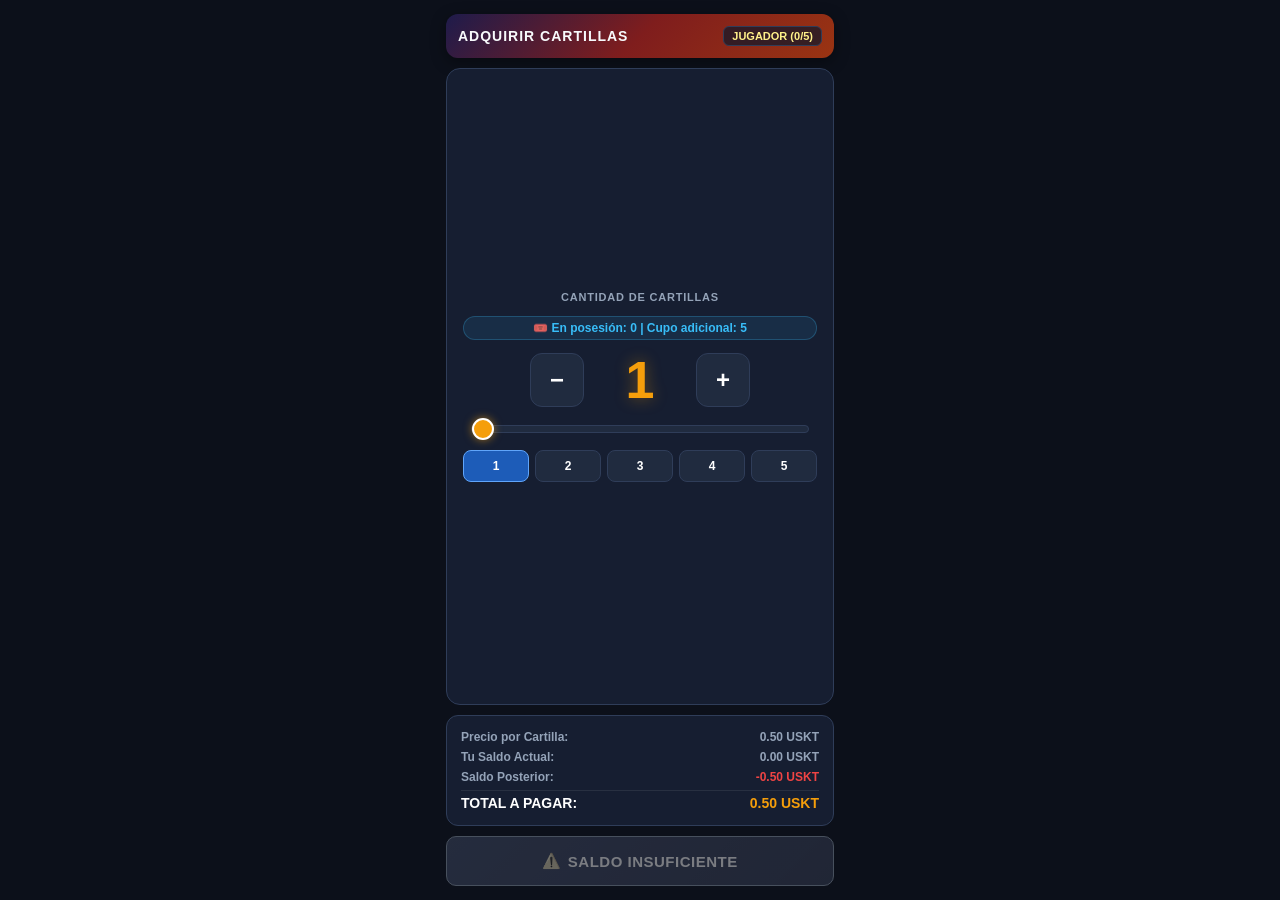
<file: selector_cartillas.html>
<!DOCTYPE html>
<html lang="es">
<head>
    <meta charset="UTF-8">
    <meta name="viewport" content="width=device-width, initial-scale=1.0, maximum-scale=1.0, user-scalable=no, viewport-fit=cover">
    <meta http-equiv="Cache-Control" content="no-cache, no-store, must-revalidate">
    <meta http-equiv="Pragma" content="no-cache">
    <meta http-equiv="Expires" content="0">
    <title>Selector de Cartillas • Bingo Kaleido</title>
    <script src="https://telegram.org/js/telegram-web-app.js"></script>
    <style>
        :root {
            --bg-main: #0c101a;
            --bg-card: #161e31;
            --bg-cell: #202b3f;
            --border-cell: #2f3d59;
            --accent-gold: #f59e0b;
            --accent-gold-glow: rgba(245, 158, 11, 0.4);
            --accent-green: #10b981;
            --accent-red: #ef4444;
            --btn-blue: #1d5cb8;
            --btn-blue-hover: #2563eb;
            --text-main: #f8fafc;
            --text-muted: #94a3b8;
        }

        * {
            box-sizing: border-box;
            margin: 0;
            padding: 0;
            user-select: none;
            -webkit-user-select: none;
            -webkit-tap-highlight-color: transparent;
        }

        html, body {
            width: 100%;
            height: var(--tg-viewport-stable-height, 100dvh);
            min-height: var(--tg-viewport-stable-height, 100dvh);
            background-color: var(--bg-main);
            color: var(--text-main);
            font-family: -apple-system, BlinkMacSystemFont, "Segoe UI", Roboto, sans-serif;
            overflow: hidden;
            display: flex;
            justify-content: center;
            align-items: center;
        }

        .viewport-lock {
            width: 100%;
            max-width: 420px;
            height: 100%;
            display: flex;
            flex-direction: column;
            justify-content: space-between;
            padding: clamp(8px, 1.6vh, 14px) clamp(10px, 2.5vw, 16px);
            gap: clamp(6px, 1.2vh, 10px);
        }

        .header-box {
            background: linear-gradient(135deg, #1e1b4b 0%, #7f1d1d 50%, #9a3412 100%);
            border-radius: 12px;
            padding: clamp(8px, 1.4vh, 12px);
            display: flex;
            justify-content: space-between;
            align-items: center;
            box-shadow: 0 4px 15px rgba(0, 0, 0, 0.4);
            flex-shrink: 0;
        }

        .header-title {
            font-size: clamp(12px, 1.8vh, 14px);
            font-weight: 900;
            letter-spacing: 1px;
            text-transform: uppercase;
        }

        .badge-vip-status {
            background: rgba(15, 23, 42, 0.7);
            border: 1px solid var(--accent-gold);
            color: #fef08a;
            font-size: 11px;
            font-weight: 800;
            padding: 3px 8px;
            border-radius: 6px;
        }

        .selector-card {
            background: var(--bg-card);
            border: 1px solid var(--border-cell);
            border-radius: 14px;
            padding: clamp(10px, 1.8vh, 16px);
            display: flex;
            flex-direction: column;
            align-items: center;
            gap: clamp(8px, 1.4vh, 14px);
            flex: 1;
            justify-content: center;
        }

        .card-label {
            font-size: 11px;
            font-weight: 800;
            color: var(--text-muted);
            letter-spacing: 0.8px;
            text-transform: uppercase;
        }

        .quota-status-sub {
            font-size: 12px;
            font-weight: 800;
            color: #38bdf8;
            background: rgba(56, 189, 248, 0.1);
            border: 1px solid rgba(56, 189, 248, 0.25);
            padding: 4px 10px;
            border-radius: 20px;
            text-align: center;
            width: 100%;
        }

        .stepper-container {
            display: flex;
            align-items: center;
            justify-content: center;
            gap: 16px;
            width: 100%;
        }

        .stepper-btn {
            background: var(--bg-cell);
            border: 1px solid var(--border-cell);
            color: #ffffff;
            width: clamp(44px, 6.5vh, 54px);
            height: clamp(44px, 6.5vh, 54px);
            border-radius: 12px;
            font-size: 24px;
            font-weight: 900;
            display: flex;
            align-items: center;
            justify-content: center;
            cursor: pointer;
            transition: all 0.15s;
        }

        .stepper-btn:active:not(:disabled) {
            transform: scale(0.92);
            background: var(--btn-blue);
            border-color: #60a5fa;
        }

        .stepper-btn:disabled {
            opacity: 0.3;
            cursor: not-allowed;
            pointer-events: none;
        }

        .quantity-display {
            font-size: clamp(38px, 6vh, 52px);
            font-weight: 900;
            color: var(--accent-gold);
            min-width: 80px;
            text-align: center;
            text-shadow: 0 0 16px var(--accent-gold-glow);
            line-height: 1;
        }

        .slider-wrapper {
            width: 100%;
            padding: 0 8px;
        }

        .range-slider {
            -webkit-appearance: none;
            width: 100%;
            height: 8px;
            border-radius: 5px;
            background: var(--bg-cell);
            outline: none;
            border: 1px solid var(--border-cell);
        }

        .range-slider:disabled {
            opacity: 0.3;
            cursor: not-allowed;
        }

        .range-slider::-webkit-slider-thumb {
            -webkit-appearance: none;
            appearance: none;
            width: 22px;
            height: 22px;
            border-radius: 50%;
            background: var(--accent-gold);
            cursor: pointer;
            border: 2px solid #ffffff;
            box-shadow: 0 0 8px rgba(245, 158, 11, 0.6);
        }

        .quick-chips-grid {
            display: grid;
            grid-template-columns: repeat(5, 1fr);
            gap: 6px;
            width: 100%;
        }

        .chip-btn {
            background: var(--bg-cell);
            border: 1px solid var(--border-cell);
            color: #ffffff;
            padding: 8px 0;
            border-radius: 8px;
            font-size: 12px;
            font-weight: 800;
            cursor: pointer;
            transition: background 0.15s;
        }

        .chip-btn.active {
            background: var(--btn-blue);
            border-color: #60a5fa;
        }

        .chip-btn:disabled {
            opacity: 0.25;
            cursor: not-allowed;
            pointer-events: none;
            border-color: rgba(255, 255, 255, 0.05);
            background: rgba(15, 23, 42, 0.5);
            color: var(--text-muted);
        }

        .financial-summary {
            background: var(--bg-card);
            border: 1px solid var(--border-cell);
            border-radius: 12px;
            padding: clamp(10px, 1.6vh, 14px);
            display: flex;
            flex-direction: column;
            gap: 6px;
            flex-shrink: 0;
        }

        .summary-row {
            display: flex;
            justify-content: space-between;
            font-size: 12px;
            color: var(--text-muted);
            font-weight: 700;
        }

        .summary-row.highlight {
            font-size: 14px;
            color: #ffffff;
            font-weight: 900;
            padding-top: 4px;
            border-top: 1px solid rgba(255, 255, 255, 0.08);
        }

        .summary-row.highlight span:last-child {
            color: var(--accent-gold);
        }

        .confirm-btn {
            background: linear-gradient(135deg, #1d4ed8 0%, #1e40af 100%);
            border: 1px solid #60a5fa;
            color: #ffffff;
            padding: clamp(12px, 2vh, 15px) 0;
            border-radius: 10px;
            font-size: clamp(13px, 1.9vh, 15px);
            font-weight: 900;
            cursor: pointer;
            letter-spacing: 0.5px;
            display: flex;
            align-items: center;
            justify-content: center;
            gap: 6px;
            flex-shrink: 0;
            transition: opacity 0.2s;
        }

        .confirm-btn:active:not(:disabled) {
            transform: scale(0.98);
        }

        .confirm-btn:disabled {
            opacity: 0.45;
            cursor: not-allowed;
            pointer-events: none;
            filter: grayscale(0.8);
        }

        .toast-notify {
            position: fixed;
            top: 15px;
            left: 50%;
            transform: translateX(-50%);
            background: rgba(15, 23, 42, 0.95);
            border: 1px solid #38bdf8;
            color: #ffffff;
            padding: 8px 18px;
            border-radius: 20px;
            font-size: 12px;
            font-weight: 700;
            box-shadow: 0 4px 18px rgba(0,0,0,0.7);
            z-index: 300;
            opacity: 0;
            pointer-events: none;
            transition: opacity 0.3s ease;
            text-align: center;
            max-width: 90%;
        }

        .toast-notify.visible {
            opacity: 1;
        }
    </style>
</head>
<body>

    <div class="viewport-lock">
        <header class="header-box">
            <span class="header-title">ADQUIRIR CARTILLAS</span>
            <span class="badge-vip-status" id="badgeVipStatus">PLAN NORMAL</span>
        </header>

        <div class="selector-card">
            <span class="card-label">CANTIDAD DE CARTILLAS</span>

            <div class="quota-status-sub" id="quotaStatusSub">
                🎟️ En posesión: 0 | Disponibles: 5
            </div>

            <div class="stepper-container">
                <button class="stepper-btn" id="btnStepMinus" onclick="modificarCantidad(-1)">−</button>
                <div class="quantity-display" id="displayCantidad">1</div>
                <button class="stepper-btn" id="btnStepPlus" onclick="modificarCantidad(1)">+</button>
            </div>

            <div class="slider-wrapper">
                <input type="range" class="range-slider" id="sliderCantidad" min="1" max="5" value="1" oninput="sincronizarSlider(this.value)">
            </div>

            <div class="quick-chips-grid" id="chipsGrid"></div>
        </div>

        <div class="financial-summary">
            <div class="summary-row">
                <span>Precio por Cartilla:</span>
                <span>0.50 USKT</span>
            </div>
            <div class="summary-row">
                <span>Tu Saldo Actual:</span>
                <span id="txtSaldoActual">0.00 USKT</span>
            </div>
            <div class="summary-row">
                <span>Saldo Posterior:</span>
                <span id="txtSaldoPosterior">0.00 USKT</span>
            </div>
            <div class="summary-row highlight">
                <span>TOTAL A PAGAR:</span>
                <span id="txtTotalPagar">0.50 USKT</span>
            </div>
        </div>

        <button class="confirm-btn" id="btnConfirmar" onclick="confirmarCompra()">
            <span>🎟️</span> CONFIRMAR Y ADQUIRIR
        </button>
    </div>

    <div class="toast-notify" id="toastNotify"></div>

    <script>
        const tg = window.Telegram?.WebApp;
        if (tg) {
            tg.ready();
            tg.expand();
            tg.enableClosingConfirmation();
            tg.onEvent('viewportChanged', (e) => {
                if (e.isStateStable) document.body.style.height = 'var(--tg-viewport-stable-height, 100dvh)';
            });
        }

        const urlParams = new URLSearchParams(window.location.search);
        const saldoDisponible = parseFloat(urlParams.get('saldo')) || 0.0;
        const esVip = (urlParams.get('vip') || '').toLowerCase() === 'si';
        const rawBackend = urlParams.get('api') || urlParams.get('api_url') || "https://bingo-kalei-ve.vercel.app";
        const BACKEND_URL = rawBackend.replace(/\/+$/, '');
        const botMsgId = urlParams.get('bot_msg_id') || "";

        // Lectura de cupos dinámicos del Enfoque A
        const compradas = parseInt(urlParams.get('compradas'), 10) || 0;
        const cupoMax = parseInt(urlParams.get('cupo_max'), 10) || (esVip ? 20 : 5);
        const disponiblesParam = urlParams.get('disponibles');
        const cupoDisponible = (disponiblesParam !== null && !isNaN(parseInt(disponiblesParam, 10)))
            ? parseInt(disponiblesParam, 10)
            : Math.max(0, cupoMax - compradas);

        const PRECIO_UNITARIO = 0.50;
        const LIMITE_MAX = Math.max(0, cupoDisponible);
        let cantidadActual = LIMITE_MAX > 0 ? 1 : 0;

        // Configuración de badges y textos de estado
        const badgeVip = document.getElementById('badgeVipStatus');
        const quotaSub = document.getElementById('quotaStatusSub');
        const slider = document.getElementById('sliderCantidad');
        const btnMinus = document.getElementById('btnStepMinus');
        const btnPlus = document.getElementById('btnStepPlus');

        if (esVip) {
            badgeVip.innerText = `⭐ VIP (${compradas}/${cupoMax})`;
            badgeVip.style.borderColor = "var(--accent-gold)";
        } else {
            badgeVip.innerText = `JUGADOR (${compradas}/5)`;
            badgeVip.style.borderColor = "var(--border-cell)";
        }

        quotaSub.innerText = `🎟️ En posesión: ${compradas} | Cupo adicional: ${cupoDisponible}`;

        if (LIMITE_MAX === 0) {
            slider.min = 0;
            slider.max = 0;
            slider.value = 0;
            slider.disabled = true;
            btnMinus.disabled = true;
            btnPlus.disabled = true;
        } else {
            slider.min = 1;
            slider.max = LIMITE_MAX;
            slider.value = cantidadActual;
        }

        // Generar chips dinámicos según el tipo de usuario y cupo restante
        const chipsContainer = document.getElementById('chipsGrid');
        let valoresChips = [];
        if (!esVip || cupoMax <= 5) {
            valoresChips = [1, 2, 3, 4, 5];
        } else {
            if (LIMITE_MAX > 1 && LIMITE_MAX < 5) {
                valoresChips = [1, 2, 3, 4, 5];
            } else {
                valoresChips = [1, 5, 10, 15, 20];
            }
        }

        chipsContainer.innerHTML = valoresChips.map(v => {
            const deshabilitado = (v > LIMITE_MAX || LIMITE_MAX === 0) ? 'disabled' : '';
            const activo = (v === cantidadActual && LIMITE_MAX > 0) ? 'active' : '';
            return `<button class="chip-btn ${activo}" ${deshabilitado} onclick="fijarCantidad(${v})">${v}</button>`;
        }).join('');

        function modificarCantidad(delta) {
            if (LIMITE_MAX === 0) return;
            hapticFeedback('selection');
            let nueva = cantidadActual + delta;
            if (nueva < 1) nueva = 1;
            if (nueva > LIMITE_MAX) nueva = LIMITE_MAX;
            fijarCantidad(nueva);
        }

        function sincronizarSlider(val) {
            if (LIMITE_MAX === 0) return;
            fijarCantidad(parseInt(val, 10));
        }

        function fijarCantidad(val) {
            if (LIMITE_MAX === 0) {
                cantidadActual = 0;
                document.getElementById('displayCantidad').innerText = "0";
                actualizarResumen();
                return;
            }

            cantidadActual = Math.min(Math.max(1, val), LIMITE_MAX);
            slider.value = cantidadActual;
            document.getElementById('displayCantidad').innerText = cantidadActual;

            const chips = chipsContainer.querySelectorAll('.chip-btn');
            chips.forEach(c => {
                c.classList.toggle('active', parseInt(c.innerText, 10) === cantidadActual);
            });

            actualizarResumen();
        }

        function actualizarResumen() {
            const btn = document.getElementById('btnConfirmar');
            const txtRestante = document.getElementById('txtSaldoPosterior');

            if (LIMITE_MAX === 0) {
                document.getElementById('txtSaldoActual').innerText = `${saldoDisponible.toFixed(2)} USKT`;
                document.getElementById('txtTotalPagar').innerText = `0.00 USKT`;
                txtRestante.innerText = `${saldoDisponible.toFixed(2)} USKT`;
                txtRestante.style.color = "var(--text-muted)";
                btn.disabled = true;
                btn.innerHTML = `<span>🔒</span> CUPO MÁXIMO ALCANZADO (${compradas}/${cupoMax})`;
                return;
            }

            const total = cantidadActual * PRECIO_UNITARIO;
            const restante = saldoDisponible - total;

            document.getElementById('txtSaldoActual').innerText = `${saldoDisponible.toFixed(2)} USKT`;
            document.getElementById('txtTotalPagar').innerText = `${total.toFixed(2)} USKT`;
            txtRestante.innerText = `${restante.toFixed(2)} USKT`;

            if (restante < 0) {
                txtRestante.style.color = "var(--accent-red)";
                btn.disabled = true;
                btn.innerHTML = "<span>⚠️</span> SALDO INSUFICIENTE";
            } else {
                txtRestante.style.color = "var(--accent-green)";
                btn.disabled = false;
                btn.innerHTML = `<span>🎟️</span> ADQUIRIR ${cantidadActual} CARTILLA${cantidadActual > 1 ? 'S' : ''}`;
            }
        }

        async function confirmarCompra() {
            if (LIMITE_MAX === 0) return;

            const total = cantidadActual * PRECIO_UNITARIO;
            const btn = document.getElementById('btnConfirmar');

            if (total > saldoDisponible) {
                hapticFeedback('error');
                mostrarToast("❌ Saldo insuficiente en tu cuenta");
                return;
            }

            btn.disabled = true;
            btn.style.pointerEvents = 'none';
            btn.innerText = "⏳ ASIGNANDO CARTILLAS...";
            hapticFeedback('impact');

            const payload = {
                idempotency_key: crypto.randomUUID(),
                cantidad: cantidadActual,
                init_data: tg?.initData || '',
                bot_msg_id: botMsgId
            };

            try {
                const endpoint = `${BACKEND_URL}/api/comprar-cartillas`;
                const resp = await fetch(endpoint, {
                    method: 'POST',
                    headers: {
                        'Content-Type': 'application/json',
                        'X-Telegram-Init-Data': tg?.initData || ''
                    },
                    body: JSON.stringify(payload)
                });

                const resData = await resp.json();
                if (resp.ok && resData.ok) {
                    hapticFeedback('success');
                    mostrarToast(`✅ ¡${cantidadActual} cartilla(s) adquiridas con éxito!`);
                    setTimeout(() => {
                        if (tg) tg.close();
                    }, 1200);
                } else {
                    hapticFeedback('error');
                    mostrarToast(`⚠️ ${resData.error || resData.detail || 'Error al procesar la compra'}`);
                    btn.disabled = false;
                    btn.style.pointerEvents = 'auto';
                    actualizarResumen();
                }
            } catch (err) {
                console.error("Error comunicando compra:", err);
                hapticFeedback('error');
                mostrarToast("⚠️ Error de conexión con el servidor");
                btn.disabled = false;
                btn.style.pointerEvents = 'auto';
                actualizarResumen();
            }
        }

        function hapticFeedback(tipo) {
            if (!tg?.HapticFeedback) return;
            if (tipo === 'impact') tg.HapticFeedback.impactOccurred('medium');
            else if (tipo === 'selection') tg.HapticFeedback.selectionChanged();
            else if (tipo === 'success') tg.HapticFeedback.notificationOccurred('success');
            else if (tipo === 'error') tg.HapticFeedback.notificationOccurred('error');
        }

        function mostrarToast(msj) {
            const t = document.getElementById('toastNotify');
            t.innerText = msj;
            t.classList.add('visible');
            setTimeout(() => t.classList.remove('visible'), 2800);
        }

        actualizarResumen();
    </script>
</body>
</html>
</file>
